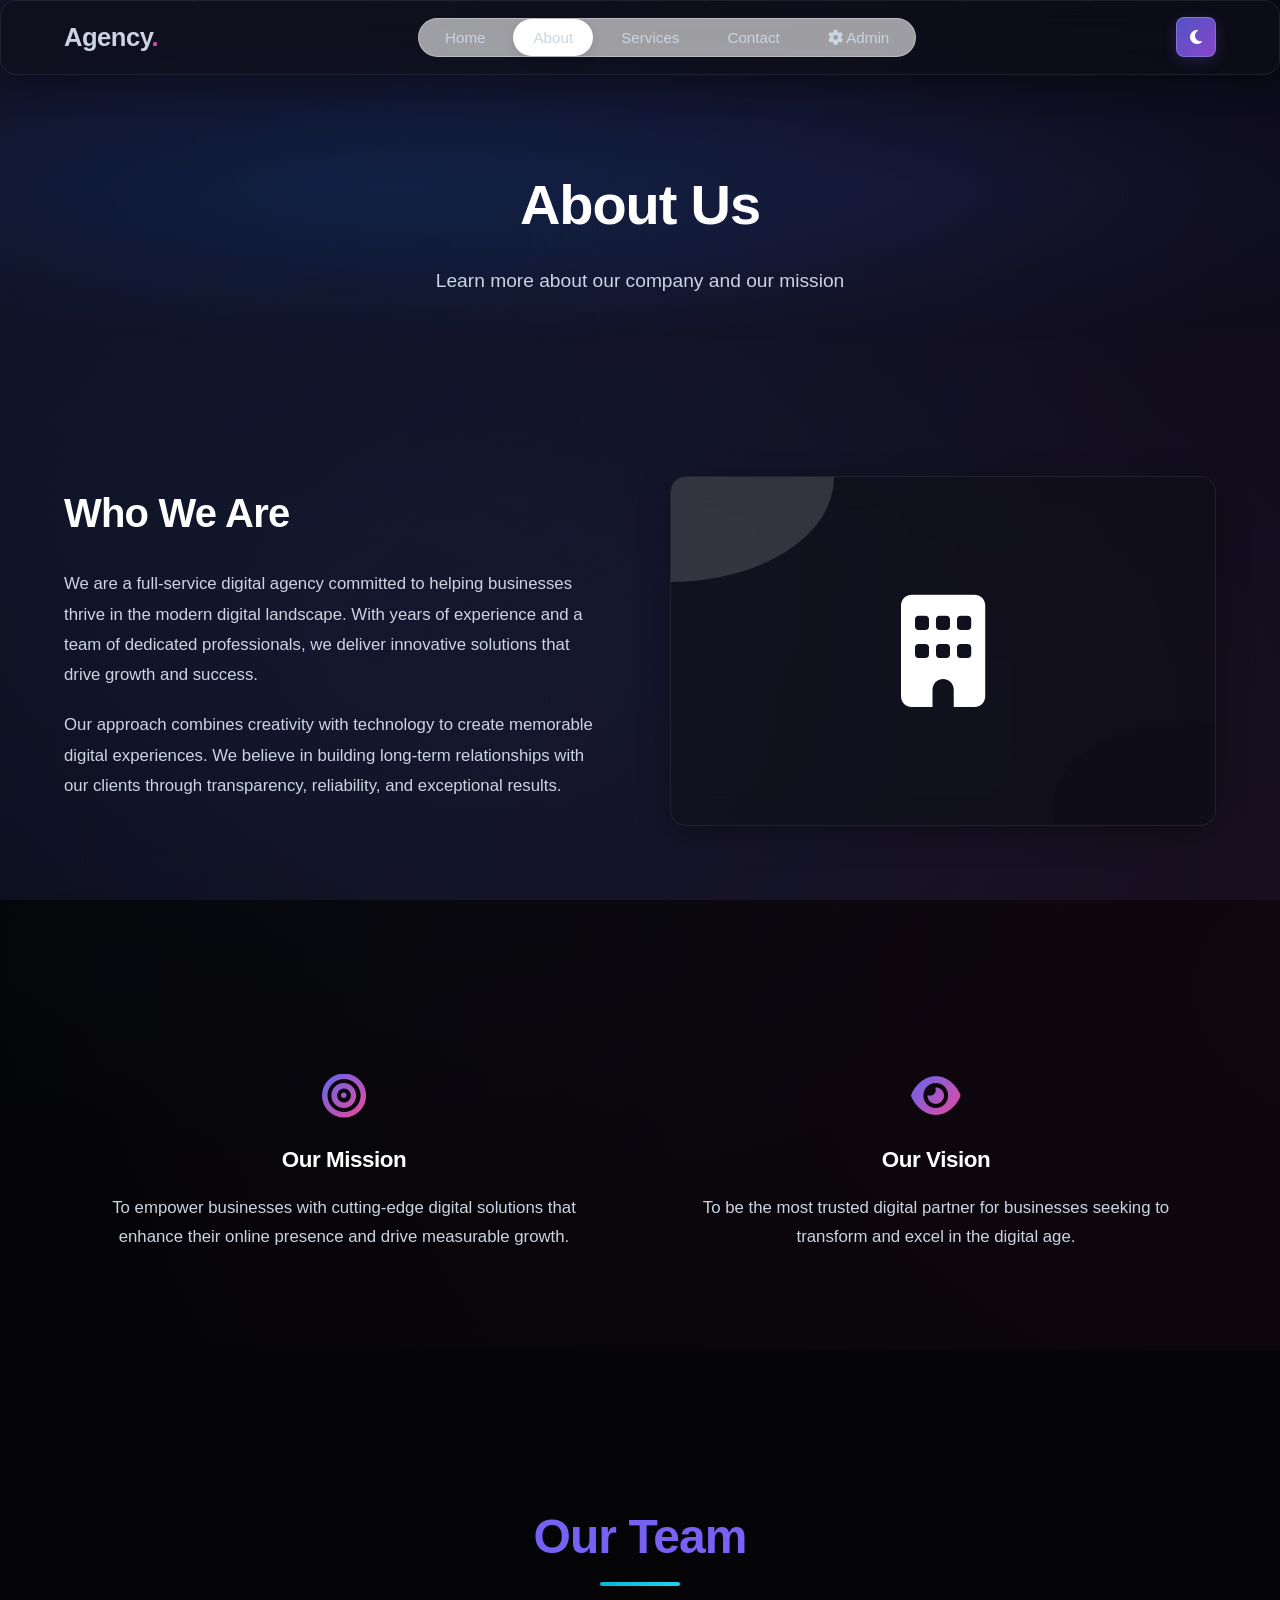
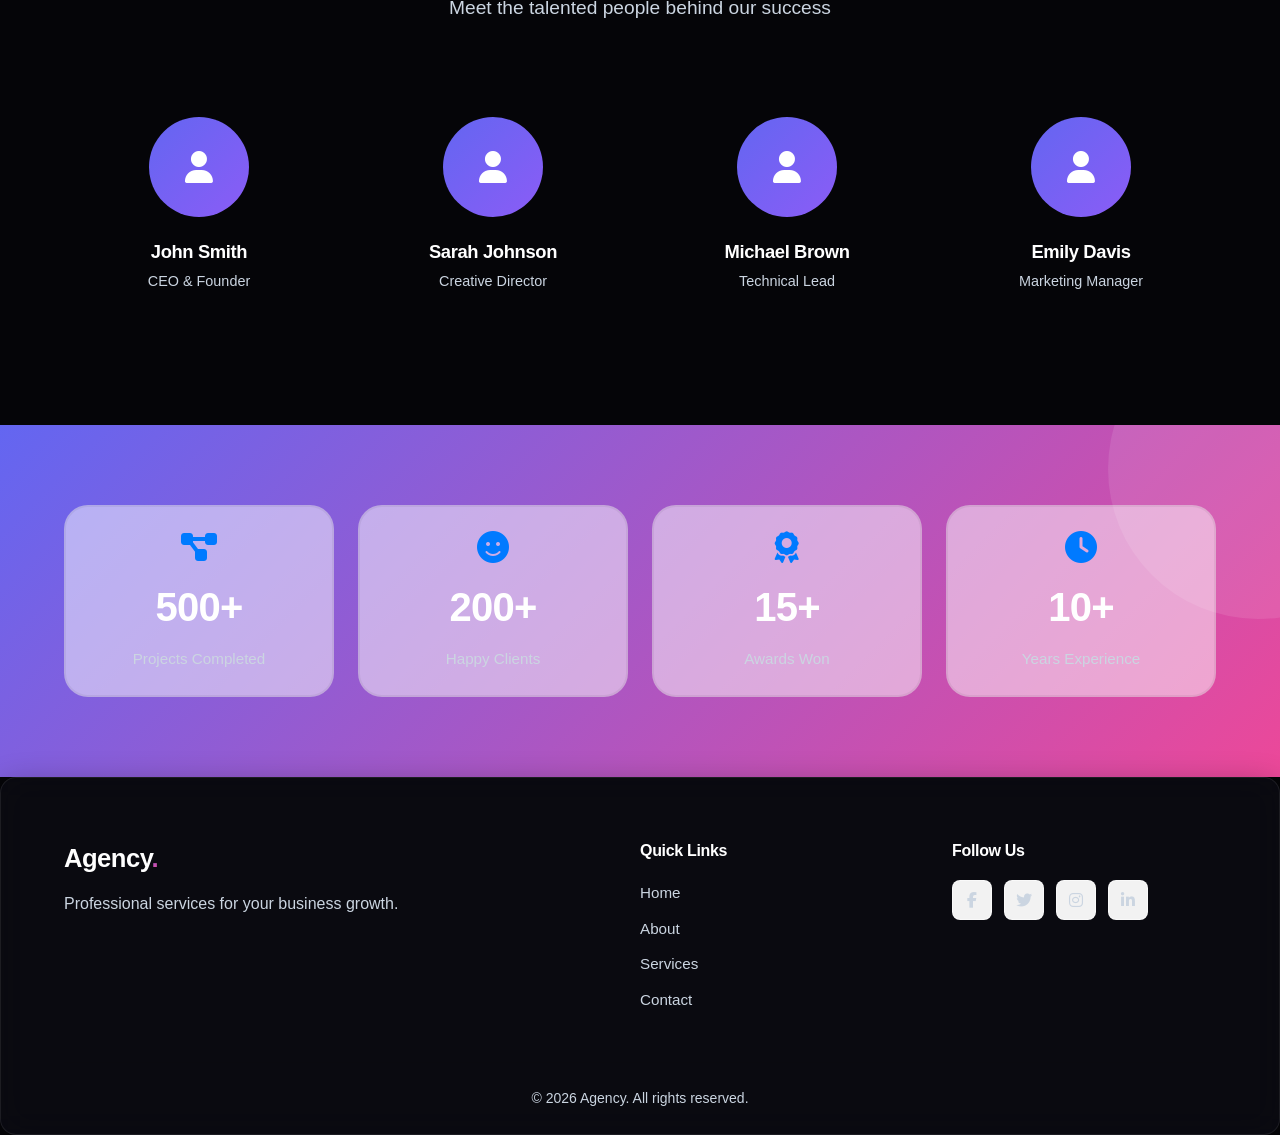
<file: about.html>
<!DOCTYPE html>
<html lang="en">
<head>
    <meta charset="UTF-8">
    <meta name="viewport" content="width=device-width, initial-scale=1.0">
    <title>Agency - About Us</title>
    <link rel="stylesheet" href="styles.css">
    <link rel="preconnect" href="https://fonts.googleapis.com">
    <link rel="preconnect" href="https://fonts.gstatic.com" crossorigin>
    <link href="https://fonts.googleapis.com/css2?family=Poppins:wght@300;400;500;600;700&display=swap" rel="stylesheet">
    <link rel="stylesheet" href="https://cdnjs.cloudflare.com/ajax/libs/font-awesome/6.4.0/css/all.min.css">
<style>
/* =========================================
   CINEMATIC GLASS DESIGN SYSTEM
   ========================================= */
body.cinematic-glass-theme {
    background-color: #050508 !important;
    background-image: 
        radial-gradient(circle at 10% 20%, rgba(99, 102, 241, 0.12) 0%, transparent 40%),
        radial-gradient(circle at 90% 80%, rgba(236, 72, 153, 0.1) 0%, transparent 40%) !important;
    background-attachment: fixed !important;
    color: #f8fafc !important;
}

.cinematic-glass-theme .card, 
.cinematic-glass-theme .panel, 
.cinematic-glass-theme .glass-panel, 
.cinematic-glass-theme .navbar, 
.cinematic-glass-theme .nav, 
.cinematic-glass-theme footer,
.cinematic-glass-theme .footer,
.cinematic-glass-theme .product-card,
.cinematic-glass-theme .service-card,
.cinematic-glass-theme .feature-card,
.cinematic-glass-theme .stat-card,
.cinematic-glass-theme .modal-content,
.cinematic-glass-theme .about-image {
    background: rgba(15, 15, 25, 0.55) !important;
    backdrop-filter: blur(16px) !important;
    -webkit-backdrop-filter: blur(16px) !important;
    border: 1px solid rgba(255, 255, 255, 0.08) !important;
    box-shadow: 0 8px 32px rgba(0, 0, 0, 0.3) !important;
    border-radius: 16px !important;
    color: #f1f5f9 !important;
    transition: transform 0.3s ease, box-shadow 0.3s ease, border-color 0.3s ease !important;
}

.cinematic-glass-theme .card:hover, 
.cinematic-glass-theme .product-card:hover, 
.cinematic-glass-theme .service-card:hover, 
.cinematic-glass-theme .feature-card:hover {
    transform: translateY(-5px) !important;
    box-shadow: 0 15px 40px rgba(99, 102, 241, 0.25) !important;
    border-color: rgba(255, 255, 255, 0.2) !important;
}

.cinematic-glass-theme h1, 
.cinematic-glass-theme h2, 
.cinematic-glass-theme h3,
.cinematic-glass-theme h4,
.cinematic-glass-theme h5,
.cinematic-glass-theme h6 {
    color: #ffffff !important;
    letter-spacing: -0.02em !important;
}

.cinematic-glass-theme p, 
.cinematic-glass-theme span, 
.cinematic-glass-theme a,
.cinematic-glass-theme li {
    color: #cbd5e1 !important;
}

.cinematic-glass-theme button, 
.cinematic-glass-theme .btn,
.cinematic-glass-theme .btn-primary {
    background: linear-gradient(135deg, rgba(99, 102, 241, 0.8), rgba(168, 85, 247, 0.8)) !important;
    border: 1px solid rgba(255, 255, 255, 0.2) !important;
    color: #fff !important;
    backdrop-filter: blur(8px) !important;
    border-radius: 8px !important;
    box-shadow: 0 4px 15px rgba(99, 102, 241, 0.2) !important;
    transition: all 0.3s ease !important;
}

.cinematic-glass-theme button:hover, 
.cinematic-glass-theme .btn:hover {
    transform: translateY(-2px) !important;
    box-shadow: 0 8px 25px rgba(99, 102, 241, 0.4) !important;
    border-color: rgba(255, 255, 255, 0.4) !important;
}

.cinematic-glass-theme input, 
.cinematic-glass-theme textarea, 
.cinematic-glass-theme select {
    background: rgba(0, 0, 0, 0.3) !important;
    border: 1px solid rgba(255, 255, 255, 0.1) !important;
    color: #fff !important;
    border-radius: 8px !important;
}
.cinematic-glass-theme input:focus, 
.cinematic-glass-theme textarea:focus {
    border-color: rgba(99, 102, 241, 0.5) !important;
    outline: none !important;
}
</style>
</head>
<body class="cinematic-glass-theme">
    <!-- Navigation -->
    <nav class="navbar">
        <div class="container">
            <a href="index.html" class="logo">Agency<span>.</span></a>
            <ul class="nav-links">
                <li><a href="index.html">Home</a></li>
                <li><a href="about.html" class="active">About</a></li>
                <li><a href="services.html">Services</a></li>
                <li><a href="contact.html">Contact</a></li>
                <li><a href="admin.html"><i class="fas fa-cog"></i> Admin</a></li>
            </ul>
            <div class="nav-actions">
                <button id="darkModeToggle" class="dark-mode-toggle">
                    <i class="fas fa-moon"></i>
                </button>
                <div class="menu-toggle">
                    <i class="fas fa-bars"></i>
                </div>
            </div>
        </div>
    </nav>

    <!-- Floating Particles -->
    <div class="particles">
        <div class="particle" style="left: 15%; width: 4px; height: 4px; animation-delay: 1s;"></div>
        <div class="particle" style="left: 35%; width: 6px; height: 6px; animation-delay: -1s;"></div>
        <div class="particle" style="left: 55%; width: 3px; height: 3px; animation-delay: 2s;"></div>
        <div class="particle" style="left: 75%; width: 5px; height: 5px; animation-delay: -2s;"></div>
        <div class="particle" style="left: 85%; width: 4px; height: 4px; animation-delay: 3s;"></div>
    </div>

    <!-- Page Header -->
    <section class="page-header">
        <!-- Content loaded dynamically from script.js -->
    </section>

    <!-- About Section -->
    <section class="about-section">
        <div class="container">
            <div class="about-content">
                <!-- Content loaded dynamically from script.js -->
            </div>
        </div>
    </section>

    <!-- Mission & Vision -->
    <section class="mission-vision">
        <div class="container">
            <div class="mv-grid">
                <!-- Content loaded dynamically from script.js -->
            </div>
        </div>
    </section>

    <!-- Team Section -->
    <section class="team-section">
        <div class="container">
            <div class="section-header">
                <!-- Content loaded dynamically from script.js -->
            </div>
            <div class="team-grid">
                <!-- Content loaded dynamically from script.js -->
            </div>
        </div>
    </section>

    <!-- Stats Section -->
    <section class="stats-section">
        <div class="container">
            <div class="stats-grid">
                <!-- Content loaded dynamically from script.js -->
            </div>
        </div>
    </section>

    <!-- Footer -->
    <footer class="footer">
        <div class="container">
            <div class="footer-content">
                <div class="footer-brand">
                    <!-- Content loaded dynamically from script.js -->
                </div>
                <div class="footer-links">
                    <h4>Quick Links</h4>
                    <ul>
                        <li><a href="index.html">Home</a></li>
                        <li><a href="about.html">About</a></li>
                        <li><a href="services.html">Services</a></li>
                        <li><a href="contact.html">Contact</a></li>
                    </ul>
                </div>
                <div class="footer-social">
                    <h4>Follow Us</h4>
                    <div class="social-icons">
                        <a href="#"><i class="fab fa-facebook-f"></i></a>
                        <a href="#"><i class="fab fa-twitter"></i></a>
                        <a href="#"><i class="fab fa-instagram"></i></a>
                        <a href="#"><i class="fab fa-linkedin-in"></i></a>
                    </div>
                </div>
            </div>
            <div class="footer-bottom">
                <!-- Content loaded dynamically from script.js -->
            </div>
        </div>
    </footer>

    <script src="script.js"></script>
</body>
</html>
</file>
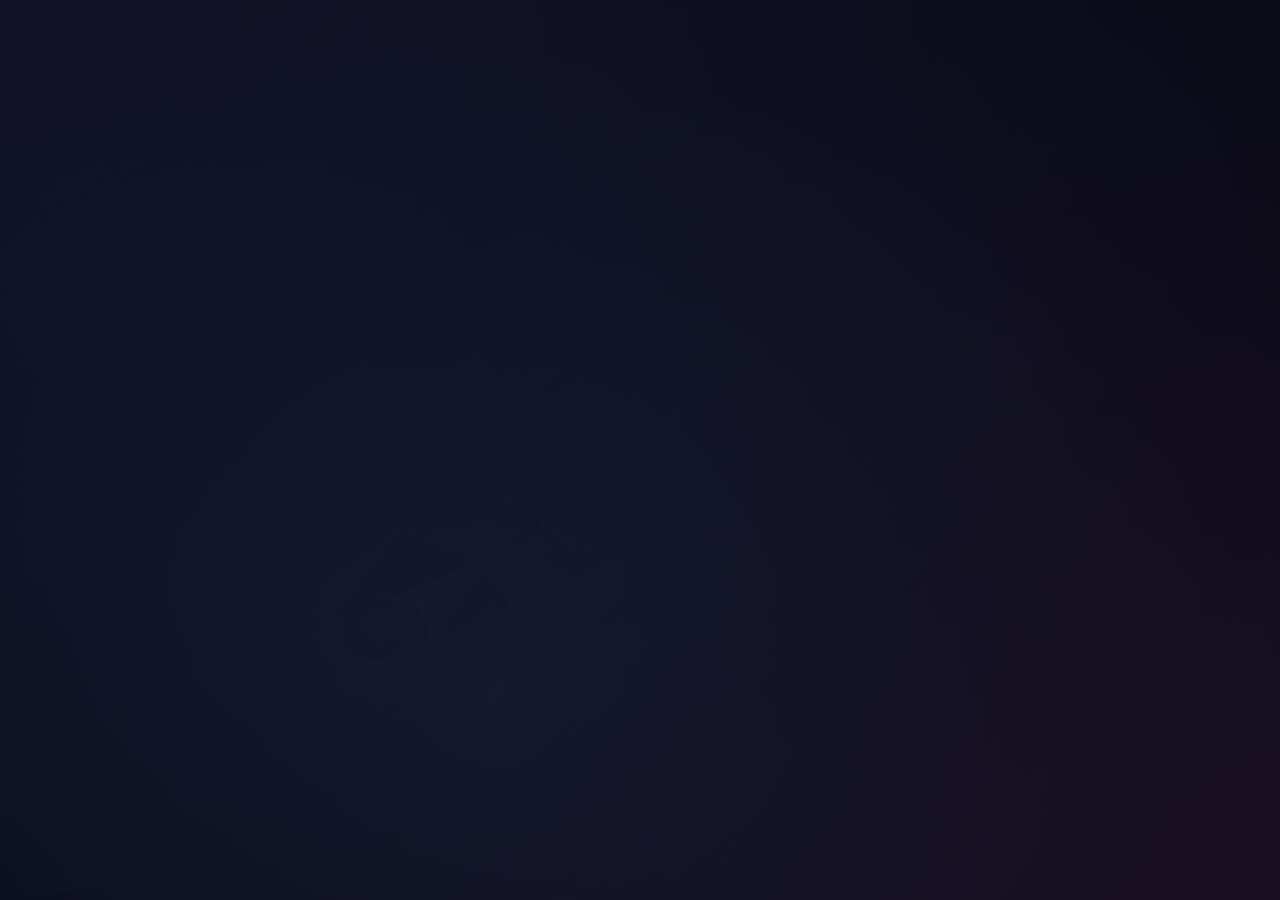
<file: admin.html>
<!DOCTYPE html>
<html lang="en">
<head>
    <meta charset="UTF-8">
    <meta name="viewport" content="width=device-width, initial-scale=1.0">
    <title>Agency - Admin Panel</title>
    <link rel="stylesheet" href="styles.css">
    <link rel="preconnect" href="https://fonts.googleapis.com">
    <link rel="preconnect" href="https://fonts.gstatic.com" crossorigin>
    <link href="https://fonts.googleapis.com/css2?family=Poppins:wght@300;400;500;600;700&display=swap" rel="stylesheet">
    <link rel="stylesheet" href="https://cdnjs.cloudflare.com/ajax/libs/font-awesome/6.4.0/css/all.min.css">
      <style>
          /* Login Overlay Styles */
          #loginOverlay {
              position: fixed;
              top: 0;
              left: 0;
              width: 100%;
              height: 100%;
              background: rgba(0, 0, 0, 0.9);
              display: flex;
              align-items: center;
              justify-content: center;
              z-index: 10000;
          }
          #loginOverlay.hidden {
              display: none;
          }
          .login-box {
              background: var(--white);
              padding: 40px;
              border-radius: 20px;
              text-align: center;
              max-width: 400px;
              width: 90%;
              box-shadow: 0 20px 60px rgba(0, 0, 0, 0.3);
          }
          body.dark-mode .login-box {
              background: rgba(60, 60, 75, 0.95);
              border: 2px solid rgba(255, 255, 255, 0.2);
          }
          .login-box i {
              font-size: 3rem;
              color: var(--primary-color);
              margin-bottom: 20px;
          }
          .login-box h2 {
              color: var(--dark-color);
              margin-bottom: 10px;
          }
          body.dark-mode .login-box h2 {
              color: #ffffff;
          }
          .login-box p {
              color: var(--gray);
              margin-bottom: 25px;
          }
          body.dark-mode .login-box p {
              color: rgba(255, 255, 255, 0.8);
          }
          .login-box input {
              width: 100%;
              padding: 14px;
              border: 2px solid rgba(0, 0, 0, 0.1);
              border-radius: 10px;
              font-size: 1rem;
              margin-bottom: 15px;
              background: rgba(255, 255, 255, 0.8);
          }
          body.dark-mode .login-box input {
              background: rgba(45, 45, 55, 0.9);
              border-color: rgba(255, 255, 255, 0.2);
              color: #ffffff;
          }
          .login-box input:focus {
              outline: none;
              border-color: var(--primary-color);
          }
          .login-box .error-msg {
              color: #ff3b30;
              background: rgba(255, 59, 48, 0.1);
              padding: 10px;
              border-radius: 8px;
              margin-bottom: 15px;
              display: none;
          }
          .login-box .error-msg.show {
              display: block;
          }
          #adminContent {
              display: none;
          }
          #adminContent.visible {
              display: block;
          }
          @keyframes shake {
              0%, 100% { transform: translateX(0); }
              10%, 30%, 50%, 70%, 90% { transform: translateX(-10px); }
              20%, 40%, 60%, 80% { transform: translateX(10px); }
          }
      </style>
<style>
/* =========================================
   CINEMATIC GLASS DESIGN SYSTEM
   ========================================= */
body.cinematic-glass-theme {
    background-color: #050508 !important;
    background-image: 
        radial-gradient(circle at 10% 20%, rgba(99, 102, 241, 0.12) 0%, transparent 40%),
        radial-gradient(circle at 90% 80%, rgba(236, 72, 153, 0.1) 0%, transparent 40%) !important;
    background-attachment: fixed !important;
    color: #f8fafc !important;
}

.cinematic-glass-theme .card, 
.cinematic-glass-theme .panel, 
.cinematic-glass-theme .glass-panel, 
.cinematic-glass-theme .navbar, 
.cinematic-glass-theme .nav, 
.cinematic-glass-theme footer,
.cinematic-glass-theme .footer,
.cinematic-glass-theme .product-card,
.cinematic-glass-theme .service-card,
.cinematic-glass-theme .feature-card,
.cinematic-glass-theme .stat-card,
.cinematic-glass-theme .modal-content,
.cinematic-glass-theme .about-image {
    background: rgba(15, 15, 25, 0.55) !important;
    backdrop-filter: blur(16px) !important;
    -webkit-backdrop-filter: blur(16px) !important;
    border: 1px solid rgba(255, 255, 255, 0.08) !important;
    box-shadow: 0 8px 32px rgba(0, 0, 0, 0.3) !important;
    border-radius: 16px !important;
    color: #f1f5f9 !important;
    transition: transform 0.3s ease, box-shadow 0.3s ease, border-color 0.3s ease !important;
}

.cinematic-glass-theme .card:hover, 
.cinematic-glass-theme .product-card:hover, 
.cinematic-glass-theme .service-card:hover, 
.cinematic-glass-theme .feature-card:hover {
    transform: translateY(-5px) !important;
    box-shadow: 0 15px 40px rgba(99, 102, 241, 0.25) !important;
    border-color: rgba(255, 255, 255, 0.2) !important;
}

.cinematic-glass-theme h1, 
.cinematic-glass-theme h2, 
.cinematic-glass-theme h3,
.cinematic-glass-theme h4,
.cinematic-glass-theme h5,
.cinematic-glass-theme h6 {
    color: #ffffff !important;
    letter-spacing: -0.02em !important;
}

.cinematic-glass-theme p, 
.cinematic-glass-theme span, 
.cinematic-glass-theme a,
.cinematic-glass-theme li {
    color: #cbd5e1 !important;
}

.cinematic-glass-theme button, 
.cinematic-glass-theme .btn,
.cinematic-glass-theme .btn-primary {
    background: linear-gradient(135deg, rgba(99, 102, 241, 0.8), rgba(168, 85, 247, 0.8)) !important;
    border: 1px solid rgba(255, 255, 255, 0.2) !important;
    color: #fff !important;
    backdrop-filter: blur(8px) !important;
    border-radius: 8px !important;
    box-shadow: 0 4px 15px rgba(99, 102, 241, 0.2) !important;
    transition: all 0.3s ease !important;
}

.cinematic-glass-theme button:hover, 
.cinematic-glass-theme .btn:hover {
    transform: translateY(-2px) !important;
    box-shadow: 0 8px 25px rgba(99, 102, 241, 0.4) !important;
    border-color: rgba(255, 255, 255, 0.4) !important;
}

.cinematic-glass-theme input, 
.cinematic-glass-theme textarea, 
.cinematic-glass-theme select {
    background: rgba(0, 0, 0, 0.3) !important;
    border: 1px solid rgba(255, 255, 255, 0.1) !important;
    color: #fff !important;
    border-radius: 8px !important;
}
.cinematic-glass-theme input:focus, 
.cinematic-glass-theme textarea:focus {
    border-color: rgba(99, 102, 241, 0.5) !important;
    outline: none !important;
}
</style>
</head>
  <body class="cinematic-glass-theme">
      <!-- Admin Content -->
      <div id="adminContent">
    <nav class="navbar">
        <div class="container">
            <a href="index.html" class="logo">Agency<span>.</span> Admin</a>
            <ul class="nav-links">
                <li><a href="index.html">View Site</a></li>
            </ul>
             <div class="nav-actions">
                 <button id="darkModeToggle" class="dark-mode-toggle">
                     <i class="fas fa-moon"></i>
                 </button>
                 <div class="menu-toggle">
                     <i class="fas fa-bars"></i>
                 </div>
             </div>
        </div>
    </nav>

    <!-- Admin Panel -->
    <section class="admin-dashboard">
        <div class="container">
            <div class="admin-header">
                <h1>Complete Website Manager</h1>
                <p>Edit every element of your website from here</p>
            </div>

            <!-- Stats Cards -->
            <div class="admin-stats">
                <div class="admin-stat-card">
                    <div class="stat-icon">
                        <i class="fas fa-briefcase"></i>
                    </div>
                    <div class="stat-info">
                        <h3 id="totalServices">0</h3>
                        <p>Services</p>
                    </div>
                </div>
                <div class="admin-stat-card">
                    <div class="stat-icon">
                        <i class="fas fa-users"></i>
                    </div>
                    <div class="stat-info">
                        <h3 id="totalTeam">0</h3>
                        <p>Team Members</p>
                    </div>
                </div>
                <div class="admin-stat-card">
                    <div class="stat-icon">
                        <i class="fas fa-envelope"></i>
                    </div>
                    <div class="stat-info">
                        <h3 id="totalMessages">0</h3>
                        <p>Messages</p>
                    </div>
                </div>
                <div class="admin-stat-card">
                    <div class="stat-icon">
                        <i class="fas fa-rocket"></i>
                    </div>
                    <div class="stat-info">
                        <h3 id="totalFeatures">0</h3>
                        <p>Features</p>
                    </div>
                </div>
            </div>

            <!-- Quick Actions -->
            <div class="admin-section">
                <div class="section-title">
                    <h2><i class="fas fa-bolt"></i> Quick Navigation</h2>
                </div>
                <div class="quick-actions">
                    <button class="action-btn" onclick="showSection('hero')">
                        <i class="fas fa-home"></i> Home/Hero
                    </button>
                    <button class="action-btn" onclick="showSection('features')">
                        <i class="fas fa-star"></i> Features
                    </button>
                    <button class="action-btn" onclick="showSection('services')">
                        <i class="fas fa-briefcase"></i> Services
                    </button>
                    <button class="action-btn" onclick="showSection('team')">
                        <i class="fas fa-users"></i> Team
                    </button>
                    <button class="action-btn" onclick="showSection('about')">
                        <i class="fas fa-info-circle"></i> About Page
                    </button>
                    <button class="action-btn" onclick="showSection('stats')">
                        <i class="fas fa-chart-bar"></i> Stats
                    </button>
                    <button class="action-btn" onclick="showSection('contact')">
                        <i class="fas fa-envelope"></i> Contact
                    </button>
                    <button class="action-btn" onclick="showSection('footer')">
                        <i class="fas fa-columns"></i> Footer
                    </button>
                    <button class="action-btn" onclick="showSection('messages')">
                        <i class="fas fa-inbox"></i> Messages
                    </button>
                </div>
            </div>

            <!-- Hero Section Management -->
            <div class="admin-section" id="heroSection" style="display: none;">
                <div class="section-title">
                    <h2><i class="fas fa-home"></i> Home Page - Hero Section</h2>
                </div>
                <div class="admin-card">
                    <h3>Main Hero Banner</h3>
                    <form id="heroForm" class="admin-form">
                        <div class="form-group">
                            <label>Main Heading (HTML allowed, use &lt;span&gt; for highlighted text)</label>
                            <input type="text" id="heroTitle" placeholder="We Deliver &lt;span&gt;Exceptional&lt;/span&gt; Services" required>
                        </div>
                        <div class="form-group">
                            <label>Subtitle/Description</label>
                            <textarea id="heroSubtitle" rows="3" required></textarea>
                        </div>
                        <div class="form-row">
                            <div class="form-group">
                                <label>Primary Button Text</label>
                                <input type="text" id="heroBtn1" placeholder="Our Services" required>
                            </div>
                            <div class="form-group">
                                <label>Primary Button Link</label>
                                <input type="text" id="heroBtn1Link" placeholder="services.html" required>
                            </div>
                        </div>
                        <div class="form-row">
                            <div class="form-group">
                                <label>Secondary Button Text</label>
                                <input type="text" id="heroBtn2" placeholder="Get Started" required>
                            </div>
                            <div class="form-group">
                                <label>Secondary Button Link</label>
                                <input type="text" id="heroBtn2Link" placeholder="contact.html" required>
                            </div>
                        </div>
                        <button type="submit" class="btn btn-primary">
                            <i class="fas fa-save"></i> Save Hero Section
                        </button>
                    </form>
                </div>

                <div class="admin-card">
                    <h3>CTA Section (Call to Action - Bottom of Home)</h3>
                    <form id="ctaForm" class="admin-form">
                        <div class="form-group">
                            <label>CTA Heading</label>
                            <input type="text" id="ctaHeading" placeholder="Ready to Start Your Project?" required>
                        </div>
                        <div class="form-group">
                            <label>CTA Description</label>
                            <textarea id="ctaDesc" rows="2" required></textarea>
                        </div>
                        <div class="form-row">
                            <div class="form-group">
                                <label>CTA Button Text</label>
                                <input type="text" id="ctaBtnText" placeholder="Contact Us" required>
                            </div>
                            <div class="form-group">
                                <label>CTA Button Link</label>
                                <input type="text" id="ctaBtnLink" placeholder="contact.html" required>
                            </div>
                        </div>
                        <button type="submit" class="btn btn-primary">
                            <i class="fas fa-save"></i> Save CTA Section
                        </button>
                    </form>
                </div>
            </div>

            <!-- Features Management -->
            <div class="admin-section" id="featuresSection" style="display: none;">
                <div class="section-title">
                    <h2><i class="fas fa-star"></i> Features Section (Home Page)</h2>
                </div>
                <div class="admin-card">
                    <h3>Edit Features</h3>
                    <div id="featuresList">
                        <!-- Features will be loaded here -->
                    </div>
                    <button class="btn btn-primary" onclick="addNewFeature()" style="margin-top: 20px;">
                        <i class="fas fa-plus"></i> Add New Feature
                    </button>
                </div>
            </div>

            <!-- Services Management -->
            <div class="admin-section" id="servicesSection">
                <div class="section-title">
                    <h2><i class="fas fa-briefcase"></i> Services Management</h2>
                </div>

                <!-- Add Service Form -->
                <div class="admin-card">
                    <h3>Add New Service</h3>
                    <form id="addServiceForm" class="admin-form">
                        <div class="form-row">
                            <div class="form-group">
                                <label>Service Title</label>
                                <input type="text" id="serviceTitle" placeholder="e.g., Web Development" required>
                            </div>
                            <div class="form-group">
                                <label>Icon Class (Font Awesome)</label>
                                <input type="text" id="serviceIcon" placeholder="e.g., fas fa-code" required>
                            </div>
                        </div>
                        <div class="form-group">
                            <label>Description</label>
                            <textarea id="serviceDescription" rows="4" placeholder="Describe your service..." required></textarea>
                        </div>
                        <button type="submit" class="btn btn-primary">
                            <i class="fas fa-plus"></i> Add Service
                        </button>
                    </form>
                </div>

                <!-- Services List -->
                <div class="admin-card">
                    <h3>Existing Services</h3>
                    <div class="table-responsive">
                        <table class="admin-table">
                            <thead>
                                <tr>
                                    <th>ID</th>
                                    <th>Icon</th>
                                    <th>Title</th>
                                    <th>Description</th>
                                    <th>Actions</th>
                                </tr>
                            </thead>
                            <tbody id="servicesTableBody">
                            </tbody>
                        </table>
                    </div>
                </div>
            </div>

            <!-- Team Management -->
            <div class="admin-section" id="teamSection" style="display: none;">
                <div class="section-title">
                    <h2><i class="fas fa-users"></i> Team Members Management</h2>
                </div>

                <!-- Add Team Member Form -->
                <div class="admin-card">
                    <h3>Add New Team Member</h3>
                    <form id="addTeamForm" class="admin-form">
                        <div class="form-row">
                            <div class="form-group">
                                <label>Member Name</label>
                                <input type="text" id="memberName" placeholder="e.g., John Smith" required>
                            </div>
                            <div class="form-group">
                                <label>Role/Position</label>
                                <input type="text" id="memberRole" placeholder="e.g., CEO & Founder" required>
                            </div>
                        </div>
                        <div class="form-group">
                            <label>Icon Class (Font Awesome)</label>
                            <input type="text" id="memberIcon" placeholder="fas fa-user" value="fas fa-user" required>
                        </div>
                        <button type="submit" class="btn btn-primary">
                            <i class="fas fa-plus"></i> Add Team Member
                        </button>
                    </form>
                </div>

                <!-- Team Members List -->
                <div class="admin-card">
                    <h3>Current Team Members</h3>
                    <div class="table-responsive">
                        <table class="admin-table">
                            <thead>
                                <tr>
                                    <th>ID</th>
                                    <th>Icon</th>
                                    <th>Name</th>
                                    <th>Role</th>
                                    <th>Actions</th>
                                </tr>
                            </thead>
                            <tbody id="teamTableBody">
                            </tbody>
                        </table>
                    </div>
                </div>
            </div>

            <!-- About Page Management -->
            <div class="admin-section" id="aboutSection" style="display: none;">
                <div class="section-title">
                    <h2><i class="fas fa-info-circle"></i> About Page Content</h2>
                </div>
                <div class="admin-card">
                    <h3>Page Header</h3>
                    <form id="aboutHeaderForm" class="admin-form">
                        <div class="form-row">
                            <div class="form-group">
                                <label>Page Title</label>
                                <input type="text" id="aboutPageTitle" placeholder="About Us" required>
                            </div>
                            <div class="form-group">
                                <label>Page Subtitle</label>
                                <input type="text" id="aboutPageSubtitle" placeholder="Learn more about our company" required>
                            </div>
                        </div>
                        <button type="submit" class="btn btn-primary">
                            <i class="fas fa-save"></i> Save Header
                        </button>
                    </form>
                </div>

                <div class="admin-card">
                    <h3>About Section Content</h3>
                    <form id="aboutContentForm" class="admin-form">
                        <div class="form-group">
                            <label>Main Heading</label>
                            <input type="text" id="aboutHeading" placeholder="Who We Are" required>
                        </div>
                        <div class="form-group">
                            <label>First Paragraph</label>
                            <textarea id="aboutDesc1" rows="4" required></textarea>
                        </div>
                        <div class="form-group">
                            <label>Second Paragraph</label>
                            <textarea id="aboutDesc2" rows="4" required></textarea>
                        </div>
                        <button type="submit" class="btn btn-primary">
                            <i class="fas fa-save"></i> Save About Content
                        </button>
                    </form>
                </div>

                <div class="admin-card">
                    <h3>Mission & Vision</h3>
                    <form id="missionVisionForm" class="admin-form">
                        <div class="form-group">
                            <label>Our Mission</label>
                            <textarea id="aboutMission" rows="3" required></textarea>
                        </div>
                        <div class="form-group">
                            <label>Our Vision</label>
                            <textarea id="aboutVision" rows="3" required></textarea>
                        </div>
                        <button type="submit" class="btn btn-primary">
                            <i class="fas fa-save"></i> Save Mission & Vision
                        </button>
                    </form>
                </div>
            </div>

            <!-- Stats Management -->
            <div class="admin-section" id="statsSection" style="display: none;">
                <div class="section-title">
                    <h2><i class="fas fa-chart-bar"></i> Statistics Section</h2>
                </div>
                <div class="admin-card">
                    <h3>Edit Statistics</h3>
                    <div id="statsList">
                        <!-- Stats will be loaded here -->
                    </div>
                    <button class="btn btn-primary" onclick="addNewStat()" style="margin-top: 20px;">
                        <i class="fas fa-plus"></i> Add New Stat
                    </button>
                </div>
            </div>

            <!-- Contact Page Management -->
            <div class="admin-section" id="contactSection" style="display: none;">
                <div class="section-title">
                    <h2><i class="fas fa-envelope"></i> Contact Page & Information</h2>
                </div>
                <div class="admin-card">
                    <h3>Contact Page Header</h3>
                    <form id="contactHeaderForm" class="admin-form">
                        <div class="form-row">
                            <div class="form-group">
                                <label>Page Title</label>
                                <input type="text" id="contactPageTitle" placeholder="Contact Us" required>
                            </div>
                            <div class="form-group">
                                <label>Page Subtitle</label>
                                <input type="text" id="contactPageSubtitle" placeholder="Let's discuss your next project" required>
                            </div>
                        </div>
                        <button type="submit" class="btn btn-primary">
                            <i class="fas fa-save"></i> Save Header
                        </button>
                    </form>
                </div>

                <div class="admin-card">
                    <h3>Contact Information</h3>
                    <form id="contactInfoForm" class="admin-form">
                        <div class="form-group">
                            <label>Heading</label>
                            <input type="text" id="contactHeading" placeholder="Get In Touch" required>
                        </div>
                        <div class="form-group">
                            <label>Description</label>
                            <textarea id="contactDesc" rows="2" required></textarea>
                        </div>
                        <div class="form-row">
                            <div class="form-group">
                                <label>Email Address</label>
                                <input type="email" id="contactEmail" placeholder="hello@agency.com" required>
                            </div>
                            <div class="form-group">
                                <label>Phone Number</label>
                                <input type="tel" id="contactPhone" placeholder="+1 234 567 890" required>
                            </div>
                        </div>
                        <div class="form-row">
                            <div class="form-group">
                                <label>Location/Address</label>
                                <input type="text" id="contactLocation" placeholder="123 Business Street, City, Country" required>
                            </div>
                            <div class="form-group">
                                <label>Working Hours</label>
                                <input type="text" id="contactHours" placeholder="Mon - Fri: 9AM - 6PM" required>
                            </div>
                        </div>
                        <div class="form-group">
                            <label>Form Title</label>
                            <input type="text" id="contactFormTitle" placeholder="Send Message" required>
                        </div>
                        <button type="submit" class="btn btn-primary">
                            <i class="fas fa-save"></i> Save Contact Info
                        </button>
                    </form>
                </div>
            </div>

            <!-- Footer Management -->
            <div class="admin-section" id="footerSection" style="display: none;">
                <div class="section-title">
                    <h2><i class="fas fa-columns"></i> Footer Settings</h2>
                </div>
                <div class="admin-card">
                    <h3>Footer Content</h3>
                    <form id="footerForm" class="admin-form">
                        <div class="form-row">
                            <div class="form-group">
                                <label>Site/Brand Name</label>
                                <input type="text" id="siteName" placeholder="Agency" required>
                            </div>
                            <div class="form-group">
                                <label>Footer Description</label>
                                <input type="text" id="footerDesc" placeholder="Professional services for your business growth." required>
                            </div>
                        </div>
                        <div class="form-group">
                            <label>Copyright Text</label>
                            <input type="text" id="copyright" placeholder="© 2026 Agency. All rights reserved." required>
                        </div>
                        
                        <h4 style="margin: 25px 0 15px; color: var(--dark-color);">Social Media Links</h4>
                        
                        <div class="form-row">
                            <div class="form-group">
                                <label>Facebook URL</label>
                                <input type="text" id="socialFacebook" placeholder="#" required>
                            </div>
                            <div class="form-group">
                                <label>Twitter URL</label>
                                <input type="text" id="socialTwitter" placeholder="#" required>
                            </div>
                        </div>
                        <div class="form-row">
                            <div class="form-group">
                                <label>Instagram URL</label>
                                <input type="text" id="socialInstagram" placeholder="#" required>
                            </div>
                            <div class="form-group">
                                <label>LinkedIn URL</label>
                                <input type="text" id="socialLinkedin" placeholder="#" required>
                            </div>
                        </div>
                        <button type="submit" class="btn btn-primary">
                            <i class="fas fa-save"></i> Save Footer Settings
                        </button>
                    </form>
                </div>
            </div>

            <!-- Messages Section -->
            <div class="admin-section" id="messagesSection" style="display: none;">
                <div class="section-title">
                    <h2><i class="fas fa-inbox"></i> Contact Form Messages</h2>
                </div>
                <div class="admin-card">
                    <h3>Received Messages</h3>
                    <div id="messagesList" class="messages-list">
                    </div>
                </div>
            </div>
        </div>
    </section>

    <!-- Edit Service Modal -->
    <div class="modal" id="editModal">
        <div class="modal-content">
            <div class="modal-header">
                <h3>Edit Service</h3>
                <button class="modal-close" onclick="closeModal('editModal')">&times;</button>
            </div>
            <form id="editServiceForm" class="admin-form">
                <input type="hidden" id="editServiceId">
                <div class="form-group">
                    <label>Service Title</label>
                    <input type="text" id="editServiceTitle" required>
                </div>
                <div class="form-group">
                    <label>Icon Class</label>
                    <input type="text" id="editServiceIcon" required>
                </div>
                <div class="form-group">
                    <label>Description</label>
                    <textarea id="editServiceDescription" rows="4" required></textarea>
                </div>
                <button type="submit" class="btn btn-primary">
                    <i class="fas fa-save"></i> Save Changes
                </button>
            </form>
        </div>
    </div>

    <!-- Edit Team Member Modal -->
    <div class="modal" id="editTeamModal">
        <div class="modal-content">
            <div class="modal-header">
                <h3>Edit Team Member</h3>
                <button class="modal-close" onclick="closeModal('editTeamModal')">&times;</button>
            </div>
            <form id="editTeamForm" class="admin-form">
                <input type="hidden" id="editMemberId">
                <div class="form-group">
                    <label>Member Name</label>
                    <input type="text" id="editMemberName" required>
                </div>
                <div class="form-group">
                    <label>Role/Position</label>
                    <input type="text" id="editMemberRole" required>
                </div>
                <div class="form-group">
                    <label>Icon Class</label>
                    <input type="text" id="editMemberIcon" required>
                </div>
                <button type="submit" class="btn btn-primary">
                    <i class="fas fa-save"></i> Save Changes
                </button>
            </form>
        </div>
    </div>

    <!-- Edit Feature Modal -->
    <div class="modal" id="editFeatureModal">
        <div class="modal-content">
            <div class="modal-header">
                <h3>Edit Feature</h3>
                <button class="modal-close" onclick="closeModal('editFeatureModal')">&times;</button>
            </div>
            <form id="editFeatureForm" class="admin-form">
                <input type="hidden" id="editFeatureId">
                <div class="form-row">
                    <div class="form-group">
                        <label>Icon Class</label>
                        <input type="text" id="editFeatureIcon" required>
                    </div>
                    <div class="form-group">
                        <label>Title</label>
                        <input type="text" id="editFeatureTitle" required>
                    </div>
                </div>
                <div class="form-group">
                    <label>Description</label>
                    <textarea id="editFeatureDesc" rows="3" required></textarea>
                </div>
                <button type="submit" class="btn btn-primary">
                    <i class="fas fa-save"></i> Save Changes
                </button>
            </form>
        </div>
    </div>

    <!-- Edit Stat Modal -->
    <div class="modal" id="editStatModal">
        <div class="modal-content">
            <div class="modal-header">
                <h3>Edit Statistic</h3>
                <button class="modal-close" onclick="closeModal('editStatModal')">&times;</button>
            </div>
            <form id="editStatForm" class="admin-form">
                <input type="hidden" id="editStatId">
                <div class="form-row">
                    <div class="form-group">
                        <label>Icon Class</label>
                        <input type="text" id="editStatIcon" required>
                    </div>
                    <div class="form-group">
                        <label>Value</label>
                        <input type="text" id="editStatValue" placeholder="e.g., 500+" required>
                    </div>
                </div>
                <div class="form-group">
                    <label>Label</label>
                    <input type="text" id="editStatLabel" placeholder="e.g., Projects Completed" required>
                </div>
                <button type="submit" class="btn btn-primary">
                    <i class="fas fa-save"></i> Save Changes
                </button>
            </form>
        </div>
    </div>

    </div>
    <!-- End Admin Content -->

     <script src="script.js"></script>
</body>
</html>
</file>
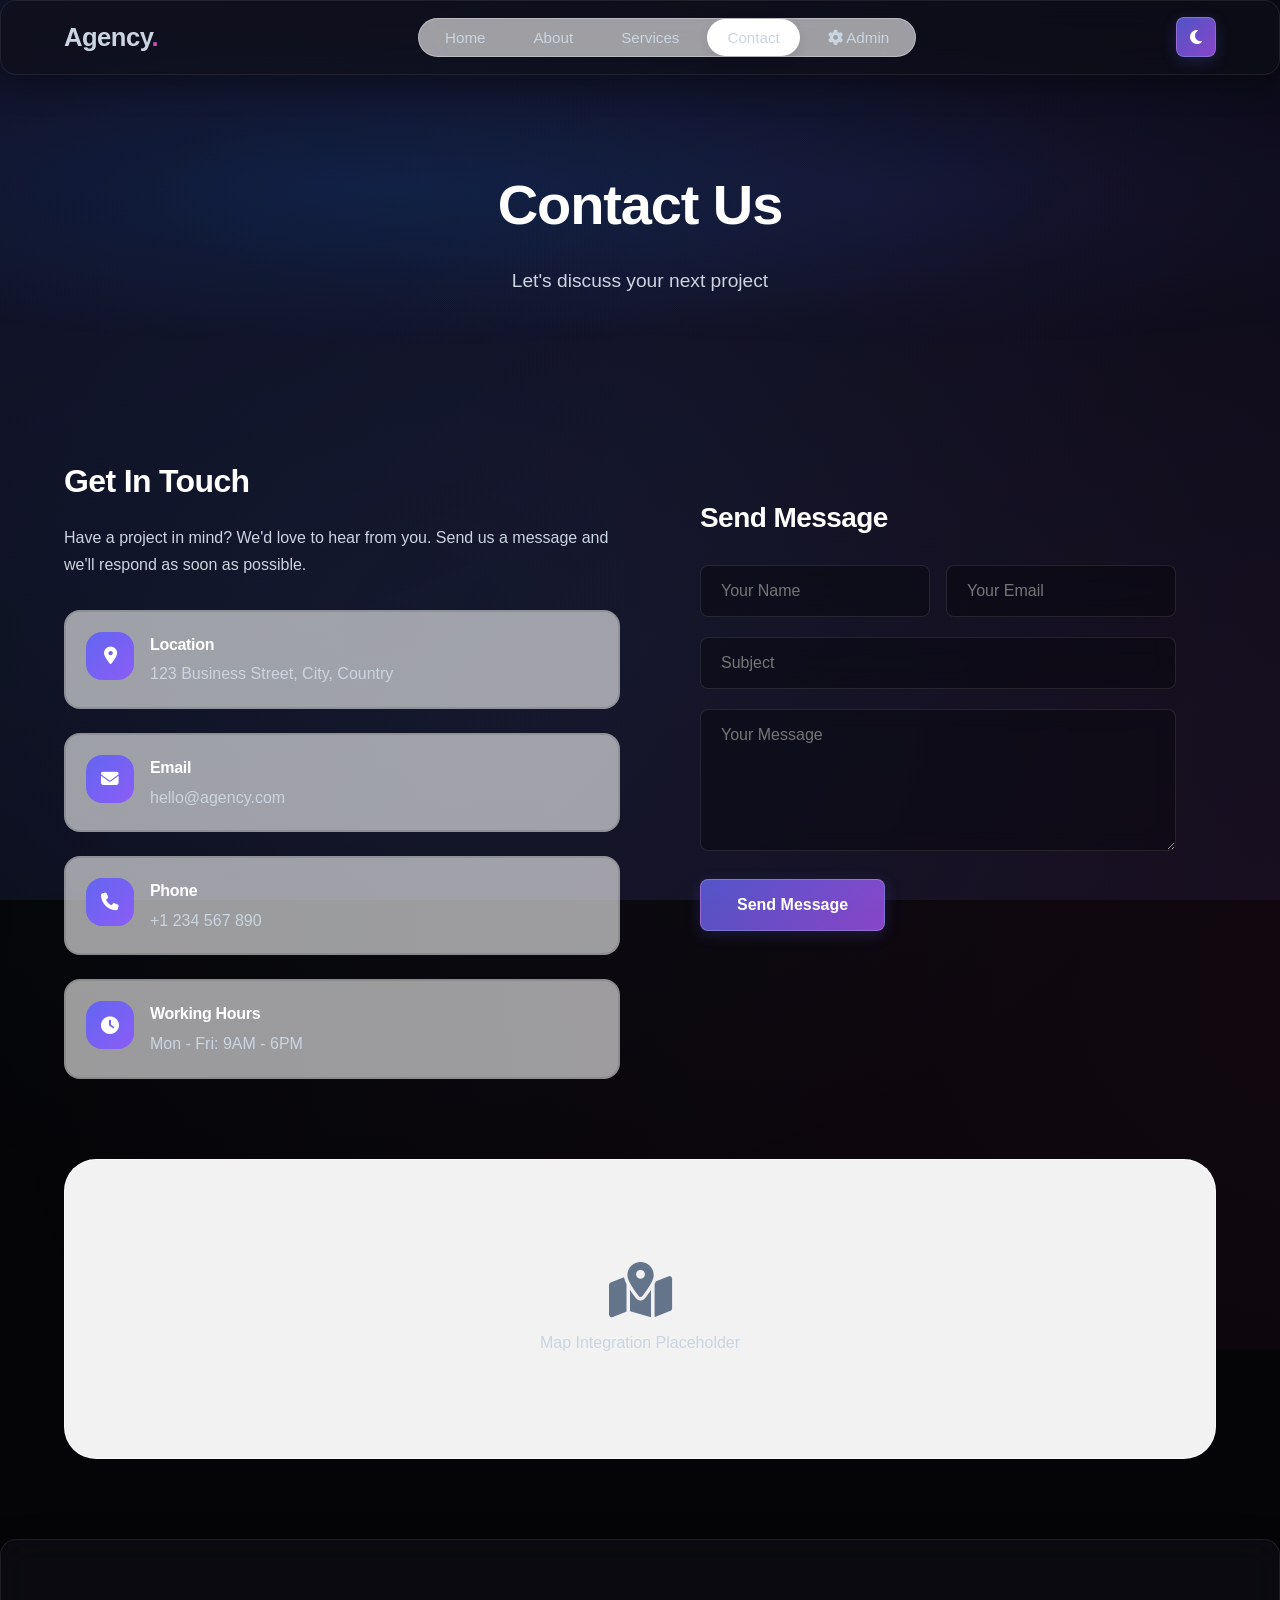
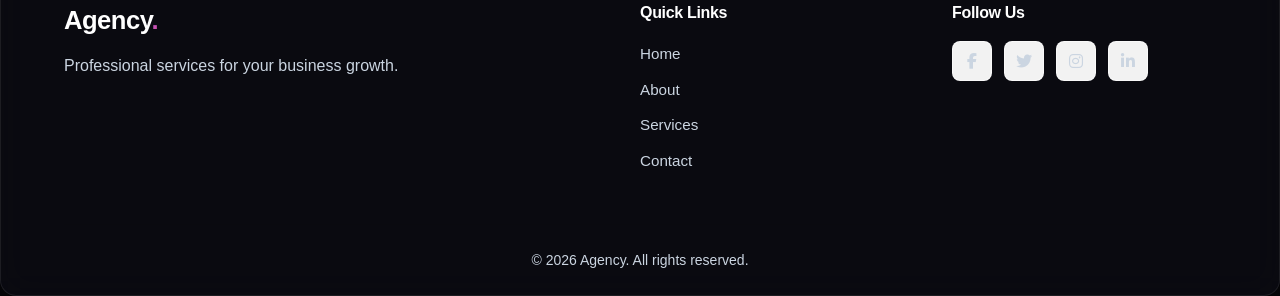
<file: contact.html>
<!DOCTYPE html>
<html lang="en">
<head>
    <meta charset="UTF-8">
    <meta name="viewport" content="width=device-width, initial-scale=1.0">
    <title>Agency - Contact Us</title>
    <link rel="stylesheet" href="styles.css">
    <link rel="preconnect" href="https://fonts.googleapis.com">
    <link rel="preconnect" href="https://fonts.gstatic.com" crossorigin>
    <link href="https://fonts.googleapis.com/css2?family=Poppins:wght@300;400;500;600;700&display=swap" rel="stylesheet">
    <link rel="stylesheet" href="https://cdnjs.cloudflare.com/ajax/libs/font-awesome/6.4.0/css/all.min.css">
<style>
/* =========================================
   CINEMATIC GLASS DESIGN SYSTEM
   ========================================= */
body.cinematic-glass-theme {
    background-color: #050508 !important;
    background-image: 
        radial-gradient(circle at 10% 20%, rgba(99, 102, 241, 0.12) 0%, transparent 40%),
        radial-gradient(circle at 90% 80%, rgba(236, 72, 153, 0.1) 0%, transparent 40%) !important;
    background-attachment: fixed !important;
    color: #f8fafc !important;
}

.cinematic-glass-theme .card, 
.cinematic-glass-theme .panel, 
.cinematic-glass-theme .glass-panel, 
.cinematic-glass-theme .navbar, 
.cinematic-glass-theme .nav, 
.cinematic-glass-theme footer,
.cinematic-glass-theme .footer,
.cinematic-glass-theme .product-card,
.cinematic-glass-theme .service-card,
.cinematic-glass-theme .feature-card,
.cinematic-glass-theme .stat-card,
.cinematic-glass-theme .modal-content,
.cinematic-glass-theme .about-image {
    background: rgba(15, 15, 25, 0.55) !important;
    backdrop-filter: blur(16px) !important;
    -webkit-backdrop-filter: blur(16px) !important;
    border: 1px solid rgba(255, 255, 255, 0.08) !important;
    box-shadow: 0 8px 32px rgba(0, 0, 0, 0.3) !important;
    border-radius: 16px !important;
    color: #f1f5f9 !important;
    transition: transform 0.3s ease, box-shadow 0.3s ease, border-color 0.3s ease !important;
}

.cinematic-glass-theme .card:hover, 
.cinematic-glass-theme .product-card:hover, 
.cinematic-glass-theme .service-card:hover, 
.cinematic-glass-theme .feature-card:hover {
    transform: translateY(-5px) !important;
    box-shadow: 0 15px 40px rgba(99, 102, 241, 0.25) !important;
    border-color: rgba(255, 255, 255, 0.2) !important;
}

.cinematic-glass-theme h1, 
.cinematic-glass-theme h2, 
.cinematic-glass-theme h3,
.cinematic-glass-theme h4,
.cinematic-glass-theme h5,
.cinematic-glass-theme h6 {
    color: #ffffff !important;
    letter-spacing: -0.02em !important;
}

.cinematic-glass-theme p, 
.cinematic-glass-theme span, 
.cinematic-glass-theme a,
.cinematic-glass-theme li {
    color: #cbd5e1 !important;
}

.cinematic-glass-theme button, 
.cinematic-glass-theme .btn,
.cinematic-glass-theme .btn-primary {
    background: linear-gradient(135deg, rgba(99, 102, 241, 0.8), rgba(168, 85, 247, 0.8)) !important;
    border: 1px solid rgba(255, 255, 255, 0.2) !important;
    color: #fff !important;
    backdrop-filter: blur(8px) !important;
    border-radius: 8px !important;
    box-shadow: 0 4px 15px rgba(99, 102, 241, 0.2) !important;
    transition: all 0.3s ease !important;
}

.cinematic-glass-theme button:hover, 
.cinematic-glass-theme .btn:hover {
    transform: translateY(-2px) !important;
    box-shadow: 0 8px 25px rgba(99, 102, 241, 0.4) !important;
    border-color: rgba(255, 255, 255, 0.4) !important;
}

.cinematic-glass-theme input, 
.cinematic-glass-theme textarea, 
.cinematic-glass-theme select {
    background: rgba(0, 0, 0, 0.3) !important;
    border: 1px solid rgba(255, 255, 255, 0.1) !important;
    color: #fff !important;
    border-radius: 8px !important;
}
.cinematic-glass-theme input:focus, 
.cinematic-glass-theme textarea:focus {
    border-color: rgba(99, 102, 241, 0.5) !important;
    outline: none !important;
}
</style>
</head>
<body class="cinematic-glass-theme">
    <!-- Navigation -->
    <nav class="navbar">
        <div class="container">
            <a href="index.html" class="logo">Agency<span>.</span></a>
            <ul class="nav-links">
                <li><a href="index.html">Home</a></li>
                <li><a href="about.html">About</a></li>
                <li><a href="services.html">Services</a></li>
                <li><a href="contact.html" class="active">Contact</a></li>
                <li><a href="admin.html"><i class="fas fa-cog"></i> Admin</a></li>
            </ul>
            <div class="nav-actions">
                <button id="darkModeToggle" class="dark-mode-toggle">
                    <i class="fas fa-moon"></i>
                </button>
                <div class="menu-toggle">
                    <i class="fas fa-bars"></i>
                </div>
            </div>
        </div>
    </nav>

    <!-- Page Header -->
    <section class="page-header">
        <!-- Content loaded dynamically from script.js -->
    </section>

    <!-- Contact Section -->
    <section class="contact-page">
        <div class="container">
            <div class="contact-wrapper">
                <div class="contact-info">
                    <!-- Content loaded dynamically from script.js -->
                </div>

                <form class="contact-form">
                    <!-- Content loaded dynamically from script.js -->
                </form>
            </div>
        </div>
    </section>

    <!-- Map Section -->
    <section class="map-section">
        <div class="container">
            <div class="map-placeholder">
                <i class="fas fa-map-marked-alt"></i>
                <p>Map Integration Placeholder</p>
            </div>
        </div>
    </section>

    <!-- Footer -->
    <footer class="footer">
        <div class="container">
            <div class="footer-content">
                <div class="footer-brand">
                    <!-- Content loaded dynamically from script.js -->
                </div>
                <div class="footer-links">
                    <h4>Quick Links</h4>
                    <ul>
                        <li><a href="index.html">Home</a></li>
                        <li><a href="about.html">About</a></li>
                        <li><a href="services.html">Services</a></li>
                        <li><a href="contact.html">Contact</a></li>
                    </ul>
                </div>
                <div class="footer-social">
                    <h4>Follow Us</h4>
                    <div class="social-icons">
                        <a href="#"><i class="fab fa-facebook-f"></i></a>
                        <a href="#"><i class="fab fa-twitter"></i></a>
                        <a href="#"><i class="fab fa-instagram"></i></a>
                        <a href="#"><i class="fab fa-linkedin-in"></i></a>
                    </div>
                </div>
            </div>
            <div class="footer-bottom">
                <!-- Content loaded dynamically from script.js -->
            </div>
        </div>
    </footer>

    <script src="script.js"></script>
</body>
</html>
</file>
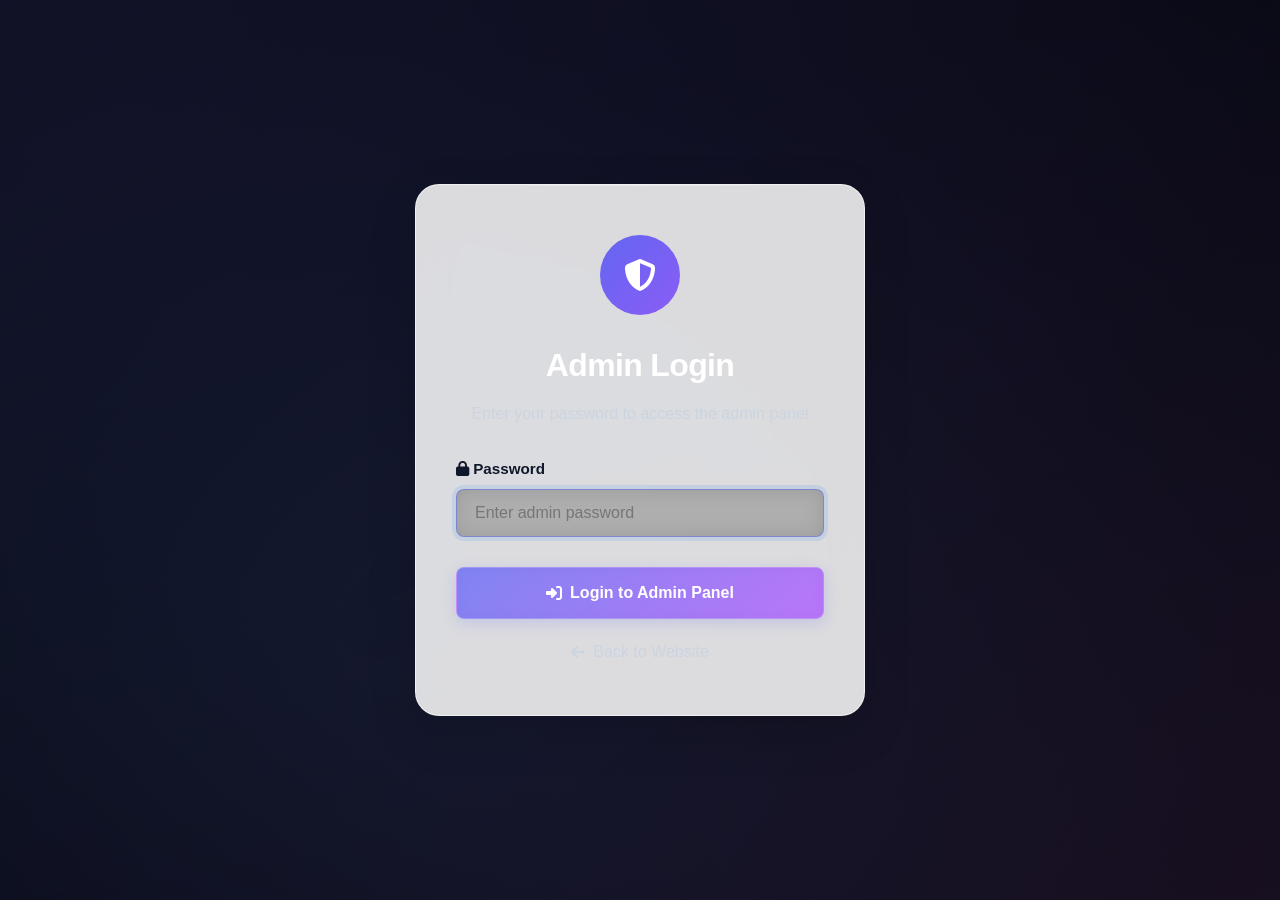
<file: login.html>
<!DOCTYPE html>
<html lang="en">
<head>
    <meta charset="UTF-8">
    <meta name="viewport" content="width=device-width, initial-scale=1.0">
    <title>Agency - Admin Login</title>
    <link rel="stylesheet" href="styles.css">
    <link rel="preconnect" href="https://fonts.googleapis.com">
    <link rel="preconnect" href="https://fonts.gstatic.com" crossorigin>
    <link href="https://fonts.googleapis.com/css2?family=Poppins:wght@300;400;500;600;700&display=swap" rel="stylesheet">
    <link rel="stylesheet" href="https://cdnjs.cloudflare.com/ajax/libs/font-awesome/6.4.0/css/all.min.css">
    <style>
        .login-container {
            min-height: 100vh;
            display: flex;
            align-items: center;
            justify-content: center;
            padding: 20px;
        }
        .login-card {
            max-width: 450px;
            width: 100%;
            padding: 50px 40px;
            text-align: center;
        }
        .login-icon {
            width: 80px;
            height: 80px;
            margin: 0 auto 25px;
            background: linear-gradient(135deg, var(--primary-color), var(--primary-light));
            border-radius: 50%;
            display: flex;
            align-items: center;
            justify-content: center;
            box-shadow: var(--shadow-blue);
        }
        .login-icon i {
            font-size: 2rem;
            color: var(--white);
        }
        .login-card h1 {
            font-size: 2rem;
            font-weight: 700;
            color: var(--dark-color);
            margin-bottom: 10px;
        }
        .login-card p {
            color: var(--gray);
            margin-bottom: 30px;
        }
        .login-form .form-group {
            margin-bottom: 20px;
            text-align: left;
        }
        .login-form label {
            display: block;
            font-weight: 600;
            color: var(--dark-color);
            margin-bottom: 8px;
        }
        .login-form input {
            width: 100%;
            padding: 14px 18px;
            border: 2px solid rgba(0, 0, 0, 0.1);
            border-radius: var(--radius-sm);
            font-size: 1rem;
            transition: var(--transition);
            background: rgba(255, 255, 255, 0.8);
        }
        .login-form input:focus {
            outline: none;
            border-color: var(--primary-color);
            box-shadow: 0 0 0 4px rgba(0, 122, 255, 0.1);
            background: var(--white);
        }
        .login-btn {
            width: 100%;
            padding: 16px;
            font-size: 1rem;
            font-weight: 600;
            margin-top: 10px;
        }
        .error-message {
            background: rgba(255, 59, 48, 0.1);
            color: #ff3b30;
            padding: 12px;
            border-radius: var(--radius-sm);
            margin-bottom: 20px;
            display: none;
        }
        .error-message.show {
            display: block;
        }
        .back-link {
            display: inline-flex;
            align-items: center;
            gap: 8px;
            color: var(--primary-color);
            font-weight: 500;
            margin-top: 20px;
            transition: var(--transition);
        }
        .back-link:hover {
            color: var(--secondary-color);
        }
        body.dark-mode .login-card {
            background: rgba(60, 60, 75, 0.95);
            border: 2px solid rgba(255, 255, 255, 0.2);
        }
        body.dark-mode .login-card h1 {
            color: #ffffff;
        }
        body.dark-mode .login-card p {
            color: rgba(255, 255, 255, 0.8);
        }
        body.dark-mode .login-form label {
            color: #ffffff;
        }
        body.dark-mode .login-form input {
            background: rgba(45, 45, 55, 0.9);
            border-color: rgba(255, 255, 255, 0.2);
            color: #ffffff;
        }
        body.dark-mode .login-form input:focus {
            background: rgba(55, 55, 65, 1);
        }
    </style>
<style>
/* =========================================
   CINEMATIC GLASS DESIGN SYSTEM
   ========================================= */
body.cinematic-glass-theme {
    background-color: #050508 !important;
    background-image: 
        radial-gradient(circle at 10% 20%, rgba(99, 102, 241, 0.12) 0%, transparent 40%),
        radial-gradient(circle at 90% 80%, rgba(236, 72, 153, 0.1) 0%, transparent 40%) !important;
    background-attachment: fixed !important;
    color: #f8fafc !important;
}

.cinematic-glass-theme .card, 
.cinematic-glass-theme .panel, 
.cinematic-glass-theme .glass-panel, 
.cinematic-glass-theme .navbar, 
.cinematic-glass-theme .nav, 
.cinematic-glass-theme footer,
.cinematic-glass-theme .footer,
.cinematic-glass-theme .product-card,
.cinematic-glass-theme .service-card,
.cinematic-glass-theme .feature-card,
.cinematic-glass-theme .stat-card,
.cinematic-glass-theme .modal-content,
.cinematic-glass-theme .about-image {
    background: rgba(15, 15, 25, 0.55) !important;
    backdrop-filter: blur(16px) !important;
    -webkit-backdrop-filter: blur(16px) !important;
    border: 1px solid rgba(255, 255, 255, 0.08) !important;
    box-shadow: 0 8px 32px rgba(0, 0, 0, 0.3) !important;
    border-radius: 16px !important;
    color: #f1f5f9 !important;
    transition: transform 0.3s ease, box-shadow 0.3s ease, border-color 0.3s ease !important;
}

.cinematic-glass-theme .card:hover, 
.cinematic-glass-theme .product-card:hover, 
.cinematic-glass-theme .service-card:hover, 
.cinematic-glass-theme .feature-card:hover {
    transform: translateY(-5px) !important;
    box-shadow: 0 15px 40px rgba(99, 102, 241, 0.25) !important;
    border-color: rgba(255, 255, 255, 0.2) !important;
}

.cinematic-glass-theme h1, 
.cinematic-glass-theme h2, 
.cinematic-glass-theme h3,
.cinematic-glass-theme h4,
.cinematic-glass-theme h5,
.cinematic-glass-theme h6 {
    color: #ffffff !important;
    letter-spacing: -0.02em !important;
}

.cinematic-glass-theme p, 
.cinematic-glass-theme span, 
.cinematic-glass-theme a,
.cinematic-glass-theme li {
    color: #cbd5e1 !important;
}

.cinematic-glass-theme button, 
.cinematic-glass-theme .btn,
.cinematic-glass-theme .btn-primary {
    background: linear-gradient(135deg, rgba(99, 102, 241, 0.8), rgba(168, 85, 247, 0.8)) !important;
    border: 1px solid rgba(255, 255, 255, 0.2) !important;
    color: #fff !important;
    backdrop-filter: blur(8px) !important;
    border-radius: 8px !important;
    box-shadow: 0 4px 15px rgba(99, 102, 241, 0.2) !important;
    transition: all 0.3s ease !important;
}

.cinematic-glass-theme button:hover, 
.cinematic-glass-theme .btn:hover {
    transform: translateY(-2px) !important;
    box-shadow: 0 8px 25px rgba(99, 102, 241, 0.4) !important;
    border-color: rgba(255, 255, 255, 0.4) !important;
}

.cinematic-glass-theme input, 
.cinematic-glass-theme textarea, 
.cinematic-glass-theme select {
    background: rgba(0, 0, 0, 0.3) !important;
    border: 1px solid rgba(255, 255, 255, 0.1) !important;
    color: #fff !important;
    border-radius: 8px !important;
}
.cinematic-glass-theme input:focus, 
.cinematic-glass-theme textarea:focus {
    border-color: rgba(99, 102, 241, 0.5) !important;
    outline: none !important;
}
</style>
</head>
<body class="cinematic-glass-theme">
    <div class="login-container">
        <div class="login-card glass-card">
            <div class="login-icon">
                <i class="fas fa-shield-alt"></i>
            </div>
            <h1>Admin Login</h1>
            <p>Enter your password to access the admin panel</p>
            
            <div class="error-message" id="errorMessage">
                <i class="fas fa-exclamation-circle"></i> Incorrect password. Please try again.
            </div>
            
            <form class="login-form" id="loginForm">
                <div class="form-group">
                    <label for="password"><i class="fas fa-lock"></i> Password</label>
                    <input type="password" id="password" placeholder="Enter admin password" required autofocus>
                </div>
                <button type="submit" class="btn btn-primary login-btn">
                    <i class="fas fa-sign-in-alt"></i> Login to Admin Panel
                </button>
            </form>
            
            <a href="index.html" class="back-link">
                <i class="fas fa-arrow-left"></i> Back to Website
            </a>
        </div>
    </div>

    <script>
        // Default password (CHANGE THIS!)
        const ADMIN_PASSWORD = 'admin123';
        
        // Check if already logged in
        if (localStorage.getItem('adminLoggedIn') === 'true') {
            window.location.href = 'admin-panel.html';
        }
        
        // Handle login
        document.getElementById('loginForm').addEventListener('submit', function(e) {
            e.preventDefault();
            
            const password = document.getElementById('password').value;
            const errorMessage = document.getElementById('errorMessage');
            
            if (password === ADMIN_PASSWORD) {
                // Set login session
                localStorage.setItem('adminLoggedIn', 'true');
                localStorage.setItem('adminLoginTime', Date.now().toString());
                
                // Redirect to admin panel
                window.location.href = 'admin-panel.html';
            } else {
                // Show error
                errorMessage.classList.add('show');
                document.getElementById('password').value = '';
                
                // Shake animation
                document.querySelector('.login-card').style.animation = 'shake 0.5s';
                setTimeout(() => {
                    document.querySelector('.login-card').style.animation = '';
                }, 500);
            }
        });
        
        // Add shake animation
        const style = document.createElement('style');
        style.textContent = `
            @keyframes shake {
                0%, 100% { transform: translateX(0); }
                10%, 30%, 50%, 70%, 90% { transform: translateX(-10px); }
                20%, 40%, 60%, 80% { transform: translateX(10px); }
            }
        `;
        document.head.appendChild(style);
    </script>
</body>
</html>
</file>
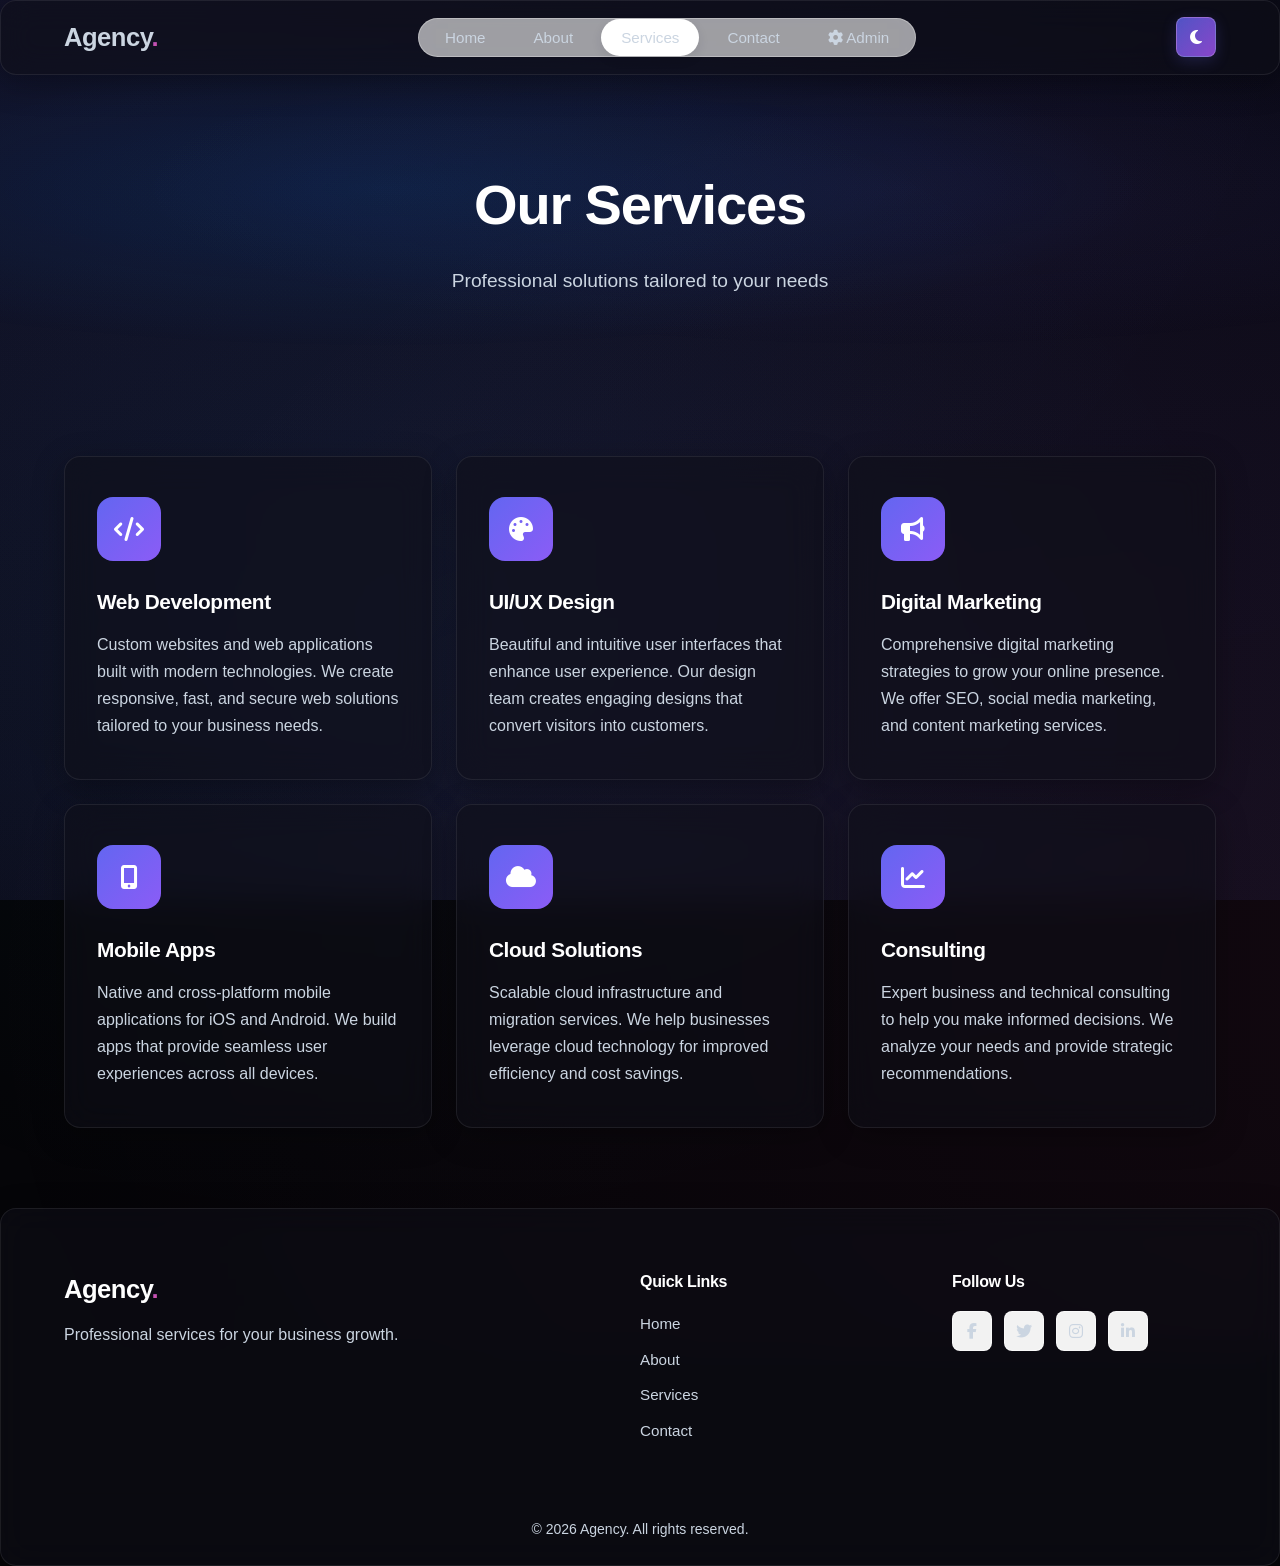
<file: services.html>
<!DOCTYPE html>
<html lang="en">
<head>
    <meta charset="UTF-8">
    <meta name="viewport" content="width=device-width, initial-scale=1.0">
    <title>Agency - Our Services</title>
    <link rel="stylesheet" href="styles.css">
    <link rel="preconnect" href="https://fonts.googleapis.com">
    <link rel="preconnect" href="https://fonts.gstatic.com" crossorigin>
    <link href="https://fonts.googleapis.com/css2?family=Poppins:wght@300;400;500;600;700&display=swap" rel="stylesheet">
    <link rel="stylesheet" href="https://cdnjs.cloudflare.com/ajax/libs/font-awesome/6.4.0/css/all.min.css">
<style>
/* =========================================
   CINEMATIC GLASS DESIGN SYSTEM
   ========================================= */
body.cinematic-glass-theme {
    background-color: #050508 !important;
    background-image: 
        radial-gradient(circle at 10% 20%, rgba(99, 102, 241, 0.12) 0%, transparent 40%),
        radial-gradient(circle at 90% 80%, rgba(236, 72, 153, 0.1) 0%, transparent 40%) !important;
    background-attachment: fixed !important;
    color: #f8fafc !important;
}

.cinematic-glass-theme .card, 
.cinematic-glass-theme .panel, 
.cinematic-glass-theme .glass-panel, 
.cinematic-glass-theme .navbar, 
.cinematic-glass-theme .nav, 
.cinematic-glass-theme footer,
.cinematic-glass-theme .footer,
.cinematic-glass-theme .product-card,
.cinematic-glass-theme .service-card,
.cinematic-glass-theme .feature-card,
.cinematic-glass-theme .stat-card,
.cinematic-glass-theme .modal-content,
.cinematic-glass-theme .about-image {
    background: rgba(15, 15, 25, 0.55) !important;
    backdrop-filter: blur(16px) !important;
    -webkit-backdrop-filter: blur(16px) !important;
    border: 1px solid rgba(255, 255, 255, 0.08) !important;
    box-shadow: 0 8px 32px rgba(0, 0, 0, 0.3) !important;
    border-radius: 16px !important;
    color: #f1f5f9 !important;
    transition: transform 0.3s ease, box-shadow 0.3s ease, border-color 0.3s ease !important;
}

.cinematic-glass-theme .card:hover, 
.cinematic-glass-theme .product-card:hover, 
.cinematic-glass-theme .service-card:hover, 
.cinematic-glass-theme .feature-card:hover {
    transform: translateY(-5px) !important;
    box-shadow: 0 15px 40px rgba(99, 102, 241, 0.25) !important;
    border-color: rgba(255, 255, 255, 0.2) !important;
}

.cinematic-glass-theme h1, 
.cinematic-glass-theme h2, 
.cinematic-glass-theme h3,
.cinematic-glass-theme h4,
.cinematic-glass-theme h5,
.cinematic-glass-theme h6 {
    color: #ffffff !important;
    letter-spacing: -0.02em !important;
}

.cinematic-glass-theme p, 
.cinematic-glass-theme span, 
.cinematic-glass-theme a,
.cinematic-glass-theme li {
    color: #cbd5e1 !important;
}

.cinematic-glass-theme button, 
.cinematic-glass-theme .btn,
.cinematic-glass-theme .btn-primary {
    background: linear-gradient(135deg, rgba(99, 102, 241, 0.8), rgba(168, 85, 247, 0.8)) !important;
    border: 1px solid rgba(255, 255, 255, 0.2) !important;
    color: #fff !important;
    backdrop-filter: blur(8px) !important;
    border-radius: 8px !important;
    box-shadow: 0 4px 15px rgba(99, 102, 241, 0.2) !important;
    transition: all 0.3s ease !important;
}

.cinematic-glass-theme button:hover, 
.cinematic-glass-theme .btn:hover {
    transform: translateY(-2px) !important;
    box-shadow: 0 8px 25px rgba(99, 102, 241, 0.4) !important;
    border-color: rgba(255, 255, 255, 0.4) !important;
}

.cinematic-glass-theme input, 
.cinematic-glass-theme textarea, 
.cinematic-glass-theme select {
    background: rgba(0, 0, 0, 0.3) !important;
    border: 1px solid rgba(255, 255, 255, 0.1) !important;
    color: #fff !important;
    border-radius: 8px !important;
}
.cinematic-glass-theme input:focus, 
.cinematic-glass-theme textarea:focus {
    border-color: rgba(99, 102, 241, 0.5) !important;
    outline: none !important;
}
</style>
</head>
<body class="cinematic-glass-theme">
    <!-- Navigation -->
    <nav class="navbar">
        <div class="container">
            <a href="index.html" class="logo">Agency<span>.</span></a>
            <ul class="nav-links">
                <li><a href="index.html">Home</a></li>
                <li><a href="about.html">About</a></li>
                <li><a href="services.html" class="active">Services</a></li>
                <li><a href="contact.html">Contact</a></li>
                <li><a href="admin.html"><i class="fas fa-cog"></i> Admin</a></li>
            </ul>
            <div class="nav-actions">
                <button id="darkModeToggle" class="dark-mode-toggle">
                    <i class="fas fa-moon"></i>
                </button>
                <div class="menu-toggle">
                    <i class="fas fa-bars"></i>
                </div>
            </div>
        </div>
    </nav>

    <!-- Page Header -->
    <section class="page-header">
        <div class="container">
            <h1>Our Services</h1>
            <p>Professional solutions tailored to your needs</p>
        </div>
    </section>

    <!-- Services Section -->
    <section class="services-page">
        <div class="container">
            <div class="services-grid" id="servicesGrid">
                <!-- Services will be loaded dynamically -->
            </div>
        </div>
    </section>

    <!-- Footer -->
    <footer class="footer">
        <div class="container">
            <div class="footer-content">
                <div class="footer-brand">
                    <!-- Content loaded dynamically from script.js -->
                </div>
                <div class="footer-links">
                    <h4>Quick Links</h4>
                    <ul>
                        <li><a href="index.html">Home</a></li>
                        <li><a href="about.html">About</a></li>
                        <li><a href="services.html">Services</a></li>
                        <li><a href="contact.html">Contact</a></li>
                    </ul>
                </div>
                <div class="footer-social">
                    <h4>Follow Us</h4>
                    <div class="social-icons">
                        <a href="#"><i class="fab fa-facebook-f"></i></a>
                        <a href="#"><i class="fab fa-twitter"></i></a>
                        <a href="#"><i class="fab fa-instagram"></i></a>
                        <a href="#"><i class="fab fa-linkedin-in"></i></a>
                    </div>
                </div>
            </div>
            <div class="footer-bottom">
                <!-- Content loaded dynamically from script.js -->
            </div>
        </div>
    </footer>

    <script src="script.js"></script>
</body>
</html>
</file>
<file: styles.css>
/* CSS Variables - Enhanced Modern Theme */
:root {
    --primary-color: #6366f1;
    --primary-light: #8b5cf6;
    --primary-dark: #4f46e5;
    --secondary-color: #ec4899;
    --secondary-light: #f472b6;
    --accent-color: #06b6d4;
    --accent-light: #22d3ee;
    --dark-color: #0f172a;
    --gray-dark: #1e293b;
    --gray-medium: #334155;
    --gray-light: #475569;
    --gray: #64748b;
    --light-color: #f8fafc;
    --white: #ffffff;
    --glass-bg: rgba(255, 255, 255, 0.85);
    --glass-bg-dark: rgba(255, 255, 255, 0.95);
    --glass-border: rgba(255, 255, 255, 0.6);
    --glass-bg-dark-mode: rgba(15, 23, 42, 0.85);
    --glass-border-dark-mode: rgba(255, 255, 255, 0.1);
    --shadow-sm: 0 4px 12px rgba(0, 0, 0, 0.08);
    --shadow-md: 0 8px 32px rgba(0, 0, 0, 0.12);
    --shadow-lg: 0 16px 48px rgba(0, 0, 0, 0.16);
    --shadow-xl: 0 24px 64px rgba(0, 0, 0, 0.2);
    --shadow-glow: 0 0 20px rgba(99, 102, 241, 0.3);
    --shadow-glow-secondary: 0 0 20px rgba(236, 72, 153, 0.3);
    --transition: all 0.3s cubic-bezier(0.4, 0, 0.2, 1);
    --transition-slow: all 0.5s cubic-bezier(0.4, 0, 0.2, 1);
    --radius-sm: 8px;
    --radius-md: 16px;
    --radius-lg: 24px;
    --radius-xl: 32px;
    --gradient-primary: linear-gradient(135deg, #6366f1 0%, #8b5cf6 100%);
    --gradient-secondary: linear-gradient(135deg, #ec4899 0%, #f472b6 100%);
    --gradient-accent: linear-gradient(135deg, #06b6d4 0%, #22d3ee 100%);
    --gradient-dark: linear-gradient(135deg, #0f172a 0%, #1e293b 100%);
}

/* Reset & Base Styles */
* {
    margin: 0;
    padding: 0;
    box-sizing: border-box;
}

html {
    scroll-behavior: smooth;
}

body {
    font-family: -apple-system, BlinkMacSystemFont, 'SF Pro Display', 'SF Pro Text', 'Helvetica Neue', sans-serif;
    line-height: 1.6;
    color: var(--dark-color);
    background: linear-gradient(-45deg, #f8fafc, #e2e8f0, #f1f5f9, #f8fafc);
    background-size: 400% 400%;
    animation: gradientShift 15s ease infinite;
    min-height: 100vh;
    background-attachment: fixed;
    overflow-x: hidden;
}

@keyframes gradientShift {
    0% { background-position: 0% 50%; }
    50% { background-position: 100% 50%; }
    100% { background-position: 0% 50%; }
}

/* Background Decorations */
body::before {
    content: '';
    position: fixed;
    top: -50%;
    left: -50%;
    width: 200%;
    height: 200%;
    background:
        radial-gradient(ellipse at 20% 20%, rgba(99, 102, 241, 0.08) 0%, transparent 50%),
        radial-gradient(ellipse at 80% 80%, rgba(236, 72, 153, 0.06) 0%, transparent 50%),
        radial-gradient(ellipse at 40% 60%, rgba(6, 182, 212, 0.04) 0%, transparent 40%);
    pointer-events: none;
    z-index: -1;
    animation: backgroundFloat 20s ease-in-out infinite;
}

@keyframes backgroundFloat {
    0%, 100% { transform: translateY(0px) rotate(0deg); }
    33% { transform: translateY(-10px) rotate(1deg); }
    66% { transform: translateY(10px) rotate(-1deg); }
}

/* Loading Spinner */
.spinner {
    width: 40px;
    height: 40px;
    border: 3px solid rgba(99, 102, 241, 0.1);
    border-top: 3px solid var(--primary-color);
    border-radius: 50%;
    animation: spin 1s linear infinite;
    margin: 20px auto;
}

@keyframes spin {
    0% { transform: rotate(0deg); }
    100% { transform: rotate(360deg); }
}

/* Fade In Animation */
@keyframes fadeInUp {
    from {
        opacity: 0;
        transform: translateY(30px);
    }
    to {
        opacity: 1;
        transform: translateY(0);
    }
}

.fade-in-up {
    animation: fadeInUp 0.6s ease-out;
}

/* Stagger animations */
.fade-in-up:nth-child(1) { animation-delay: 0.1s; }
.fade-in-up:nth-child(2) { animation-delay: 0.2s; }
.fade-in-up:nth-child(3) { animation-delay: 0.3s; }
.fade-in-up:nth-child(4) { animation-delay: 0.4s; }
.fade-in-up:nth-child(5) { animation-delay: 0.5s; }
.fade-in-up:nth-child(6) { animation-delay: 0.6s; }

/* Hero buttons layout */
.hero-buttons {
    display: flex;
    gap: 16px;
    margin-top: 32px;
    flex-wrap: wrap;
    justify-content: center;
}

/* Floating Particles */
.particles {
    position: fixed;
    top: 0;
    left: 0;
    width: 100%;
    height: 100%;
    pointer-events: none;
    z-index: -1;
    overflow: hidden;
}

.particle {
    position: absolute;
    background: rgba(99, 102, 241, 0.1);
    border-radius: 50%;
    animation: float 20s infinite linear;
}

.particle:nth-child(2n) {
    background: rgba(236, 72, 153, 0.1);
    animation-duration: 25s;
    animation-delay: -5s;
}

.particle:nth-child(3n) {
    background: rgba(6, 182, 212, 0.1);
    animation-duration: 30s;
    animation-delay: -10s;
}

@keyframes float {
    0% { transform: translateY(100vh) rotate(0deg); opacity: 0; }
    10% { opacity: 1; }
    90% { opacity: 1; }
    100% { transform: translateY(-100px) rotate(360deg); opacity: 0; }
}

.container {
    max-width: 1200px;
    margin: 0 auto;
    padding: 0 24px;
}

a {
    text-decoration: none;
    color: inherit;
}

ul {
    list-style: none;
}

/* Glass Card Base */
.glass-card {
    background: var(--glass-bg);
    backdrop-filter: blur(20px);
    -webkit-backdrop-filter: blur(20px);
    border: 1px solid var(--glass-border);
    border-radius: var(--radius-lg);
    box-shadow: var(--shadow-lg);
    transition: var(--transition);
    position: relative;
    overflow: hidden;
}

.glass-card::before {
    content: '';
    position: absolute;
    top: 0;
    left: 0;
    right: 0;
    height: 1px;
    background: linear-gradient(90deg, transparent, rgba(255,255,255,0.4), transparent);
}

.glass-card:hover {
    transform: translateY(-2px);
    box-shadow: var(--shadow-xl), var(--shadow-glow);
}

/* Section Header */
.section-header {
    text-align: center;
    margin-bottom: 60px;
}

.section-header h2 {
    font-size: 3rem;
    font-weight: 800;
    margin-bottom: 16px;
    background: var(--gradient-primary);
    -webkit-background-clip: text;
    -webkit-text-fill-color: transparent;
    background-clip: text;
    position: relative;
}

.section-header h2::after {
    content: '';
    position: absolute;
    bottom: -10px;
    left: 50%;
    transform: translateX(-50%);
    width: 80px;
    height: 4px;
    background: var(--gradient-accent);
    border-radius: 2px;
}

.section-header p {
    font-size: 1.2rem;
    color: var(--gray);
    max-width: 600px;
    margin: 0 auto;
    line-height: 1.7;
}

/* Buttons */
.btn {
    display: inline-flex;
    align-items: center;
    justify-content: center;
    padding: 16px 36px;
    border-radius: var(--radius-xl);
    font-weight: 600;
    font-size: 1rem;
    cursor: pointer;
    transition: var(--transition);
    border: none;
    gap: 8px;
}

.btn-primary {
    background: var(--gradient-primary);
    color: var(--white);
    box-shadow: var(--shadow-lg);
    position: relative;
    overflow: hidden;
}

.btn-primary::before {
    content: '';
    position: absolute;
    top: 0;
    left: -100%;
    width: 100%;
    height: 100%;
    background: linear-gradient(90deg, transparent, rgba(255,255,255,0.2), transparent);
    transition: left 0.5s;
}

.btn-primary:hover::before {
    left: 100%;
}

.btn-primary:hover {
    transform: translateY(-3px);
    box-shadow: var(--shadow-xl), var(--shadow-glow);
}

.btn-secondary {
    background: var(--glass-bg-dark);
    backdrop-filter: blur(20px);
    -webkit-backdrop-filter: blur(20px);
    color: var(--dark-color);
    border: 1px solid var(--glass-border);
}

.btn-secondary:hover {
    background: var(--white);
    transform: translateY(-3px);
}

.btn-danger {
    background: linear-gradient(135deg, #ff3b30 0%, #ff6961 100%);
    color: var(--white);
    padding: 10px 20px;
    font-size: 0.875rem;
}

/* Navigation */
.navbar {
    position: fixed;
    top: 0;
    left: 0;
    right: 0;
    z-index: 1000;
    padding: 16px 0;
    background: var(--glass-bg);
    backdrop-filter: blur(20px);
    -webkit-backdrop-filter: blur(20px);
    border-bottom: 1px solid var(--glass-border);
    transition: var(--transition);
}

.navbar:hover {
    background: var(--glass-bg-dark);
    backdrop-filter: blur(30px);
    -webkit-backdrop-filter: blur(30px);
}

.navbar .container {
    display: flex;
    justify-content: space-between;
    align-items: center;
}

.logo {
    font-size: 1.6rem;
    font-weight: 700;
    color: var(--dark-color);
    letter-spacing: -0.5px;
    transition: var(--transition);
}

.logo:hover {
    transform: scale(1.02);
}

.logo span {
    background: linear-gradient(135deg, var(--primary-color), var(--secondary-color));
    -webkit-background-clip: text;
    -webkit-text-fill-color: transparent;
    background-clip: text;
}

.nav-links {
    display: flex;
    gap: 8px;
    background: rgba(255, 255, 255, 0.6);
    padding: 6px;
    border-radius: var(--radius-xl);
    backdrop-filter: blur(20px);
    -webkit-backdrop-filter: blur(20px);
    border: 1px solid rgba(255, 255, 255, 0.3);
}

.nav-links a {
    padding: 10px 20px;
    border-radius: var(--radius-lg);
    font-weight: 500;
    font-size: 0.95rem;
    transition: var(--transition);
    color: var(--gray);
}

.nav-links a:hover {
    background: rgba(255, 255, 255, 0.6);
    color: var(--dark-color);
}

.nav-links a.active {
    background: var(--white);
    color: var(--primary-color);
    box-shadow: var(--shadow-sm);
}

.menu-toggle {
    display: none;
    font-size: 1.4rem;
    cursor: pointer;
    padding: 10px;
    border-radius: var(--radius-sm);
    background: var(--glass-bg);
    backdrop-filter: blur(20px);
    -webkit-backdrop-filter: blur(20px);
    border: 1px solid var(--glass-border);
    transition: var(--transition);
    color: var(--dark-color);
}

.menu-toggle:hover {
    background: var(--glass-bg-dark);
    transform: scale(1.05);
}

.menu-toggle.active {
    background: var(--primary-color);
    color: white;
}

.nav-links.mobile-menu-open {
    display: flex !important;
    position: absolute;
    top: 100%;
    left: 0;
    right: 0;
    flex-direction: column;
    background: var(--glass-bg);
    backdrop-filter: blur(20px);
    -webkit-backdrop-filter: blur(20px);
    border: 1px solid var(--glass-border);
    border-top: none;
    padding: 20px;
    margin-top: 10px;
    border-radius: 0 0 var(--radius-lg) var(--radius-lg);
    box-shadow: var(--shadow-lg);
}

.nav-links.mobile-menu-open a {
    padding: 15px 20px;
    margin-bottom: 5px;
    border-radius: var(--radius-md);
    text-align: center;
    transition: var(--transition);
}

.nav-links.mobile-menu-open a:hover {
    background: var(--primary-color);
    color: white;
    transform: translateY(-2px);
}

.nav-actions {
    display: flex;
    align-items: center;
    gap: 8px;
}

.dark-mode-toggle {
    width: 40px;
    height: 40px;
    border-radius: var(--radius-sm);
    border: none;
    background: var(--glass-bg);
    backdrop-filter: blur(20px);
    -webkit-backdrop-filter: blur(20px);
    cursor: pointer;
    display: flex;
    align-items: center;
    justify-content: center;
    transition: var(--transition);
    color: var(--dark-color);
    font-size: 1rem;
}

.dark-mode-toggle:hover {
    background: var(--white);
    transform: scale(1.05);
}

body.dark-mode .dark-mode-toggle:hover {
    background: rgba(255, 255, 255, 0.25);
}

.dark-mode-toggle .fa-sun {
    display: none;
}

body.dark-mode .dark-mode-toggle .fa-moon {
    display: none;
}

body.dark-mode .dark-mode-toggle .fa-sun {
    display: block;
}

/* Dark Mode Styles - Maximum Visibility */
body.dark-mode {
    background: linear-gradient(135deg, #2d2d3a 0%, #3a3a4a 50%, #2d2d3a 100%);
    color: #ffffff;
}

body.dark-mode::before {
    background:
        radial-gradient(ellipse at 20% 20%, rgba(0, 122, 255, 0.25) 0%, transparent 50%),
        radial-gradient(ellipse at 80% 80%, rgba(88, 86, 214, 0.2) 0%, transparent 50%),
        radial-gradient(ellipse at 40% 60%, rgba(255, 149, 0, 0.15) 0%, transparent 40%);
}

body.dark-mode .glass-card {
    background: rgba(60, 60, 75, 0.95);
    border: 2px solid rgba(255, 255, 255, 0.2);
    box-shadow: 0 8px 32px rgba(0, 0, 0, 0.5);
}

body.dark-mode .navbar {
    background: rgba(35, 35, 45, 0.98);
    border-bottom: 2px solid rgba(255, 255, 255, 0.2);
}

body.dark-mode .nav-links {
    background: rgba(60, 60, 75, 0.9);
    border: 2px solid rgba(255, 255, 255, 0.2);
}

body.dark-mode .nav-links a {
    color: #ffffff;
}

body.dark-mode .nav-links a:hover {
    background: rgba(255, 255, 255, 0.2);
    color: #ffffff;
}

body.dark-mode .nav-links a.active {
    background: rgba(0, 122, 255, 0.4);
    color: #5ac8fa;
    border: 2px solid rgba(0, 122, 255, 0.5);
}

.nav-links .admin-link {
    background: linear-gradient(135deg, var(--primary-color), var(--secondary-color));
    color: var(--white) !important;
    padding: 10px 20px !important;
    border-radius: var(--radius-lg);
    margin-left: 8px;
}

.nav-links .admin-link:hover {
    opacity: 0.9;
    transform: scale(1.02);
}

body.dark-mode .dark-mode-toggle {
    background: rgba(255, 255, 255, 0.3) !important;
    color: #ffffff !important;
    border: 2px solid rgba(255, 255, 255, 0.4);
}

body.dark-mode .dark-mode-toggle i {
    color: #ffffff !important;
}

body.dark-mode .dark-mode-toggle:hover {
    background: rgba(255, 255, 255, 0.4) !important;
}

body.dark-mode .logo {
    color: #ffffff;
}

body.dark-mode .section-header h2 {
    background: linear-gradient(135deg, #ffffff 0%, #ffffff 100%);
    -webkit-background-clip: text;
    -webkit-text-fill-color: transparent;
    background-clip: text;
}

body.dark-mode .section-header p {
    color: rgba(255, 255, 255, 0.9);
}

body.dark-mode .hero-content h1 {
    background: linear-gradient(135deg, #ffffff 0%, #ffffff 100%);
    -webkit-background-clip: text;
    -webkit-text-fill-color: transparent;
    background-clip: text;
}

body.dark-mode .hero-content p {
    color: rgba(255, 255, 255, 0.95);
}

/* Enhanced Card Visibility in Dark Mode */
body.dark-mode .feature-card,
body.dark-mode .service-card,
body.dark-mode .team-card,
body.dark-mode .mv-card,
body.dark-mode .stat-item {
    background: rgba(60, 60, 75, 0.95);
    border: 2px solid rgba(255, 255, 255, 0.25);
    box-shadow: 0 8px 32px rgba(0, 0, 0, 0.5);
}

body.dark-mode .feature-card:hover,
body.dark-mode .service-card:hover,
body.dark-mode .team-card:hover {
    background: rgba(70, 70, 85, 1);
    border-color: rgba(255, 255, 255, 0.4);
}

body.dark-mode .feature-card p,
body.dark-mode .about-text p,
body.dark-mode .mv-card p,
body.dark-mode .team-card p,
body.dark-mode .service-card p,
body.dark-mode .contact-info > p,
body.dark-mode .contact-item p,
body.dark-mode .footer-brand p,
body.dark-mode .footer-links a,
body.dark-mode .map-placeholder p {
    color: rgba(255, 255, 255, 0.95);
}

body.dark-mode .feature-card h3,
body.dark-mode .about-text h2,
body.dark-mode .mv-card h3,
body.dark-mode .team-card h3,
body.dark-mode .service-card h3,
body.dark-mode .contact-info h2,
body.dark-mode .contact-item h4,
body.dark-mode .contact-form h2,
body.dark-mode .footer-links h4,
body.dark-mode .footer-social h4 {
    color: #ffffff;
}

body.dark-mode .form-group input,
body.dark-mode .form-group textarea,
body.dark-mode .contact-form input,
body.dark-mode .contact-form textarea {
    background: rgba(45, 45, 55, 0.9);
    border: 2px solid rgba(255, 255, 255, 0.3);
    color: #ffffff;
}

body.dark-mode .form-group input:focus,
body.dark-mode .form-group textarea:focus,
body.dark-mode .contact-form input:focus,
body.dark-mode .contact-form textarea:focus {
    background: rgba(55, 55, 65, 1);
    border-color: var(--primary-color);
}

body.dark-mode .admin-service-item h4 {
    color: #ffffff;
}

body.dark-mode .page-header h1 {
    color: #ffffff;
}

body.dark-mode .page-header p {
    color: rgba(255, 255, 255, 0.9);
}

body.dark-mode .footer {
    background: rgba(35, 35, 45, 0.95);
    border-top: 2px solid rgba(255, 255, 255, 0.2);
}

body.dark-mode .footer-bottom {
    border-top: 2px solid rgba(255, 255, 255, 0.2);
}

body.dark-mode .footer-bottom p {
    color: rgba(255, 255, 255, 0.8);
}

body.dark-mode .map-placeholder {
    background: rgba(60, 60, 75, 0.95);
}

/* Admin Panel Styles */
.admin-dashboard {
    padding: 120px 0 60px;
    min-height: 100vh;
}

.admin-header {
    margin-bottom: 40px;
}

.admin-header h1 {
    font-size: 2.5rem;
    font-weight: 700;
    color: var(--dark-color);
    margin-bottom: 8px;
}

.admin-header p {
    color: var(--gray);
    font-size: 1.1rem;
}

/* Admin Stats */
.admin-stats {
    display: grid;
    grid-template-columns: repeat(4, 1fr);
    gap: 20px;
    margin-bottom: 40px;
}

.admin-stat-card {
    display: flex;
    align-items: center;
    gap: 16px;
    padding: 24px;
    background: var(--glass-bg-dark);
    backdrop-filter: blur(40px);
    -webkit-backdrop-filter: blur(40px);
    border: 1px solid var(--glass-border);
    border-radius: var(--radius-lg);
    box-shadow: var(--shadow-md);
}

.stat-icon {
    width: 56px;
    height: 56px;
    background: linear-gradient(135deg, var(--primary-color), var(--primary-light));
    border-radius: var(--radius-md);
    display: flex;
    align-items: center;
    justify-content: center;
}

.stat-icon i {
    font-size: 1.4rem;
    color: var(--white);
}

.stat-info h3 {
    font-size: 1.75rem;
    font-weight: 700;
    color: var(--dark-color);
    margin-bottom: 4px;
}

.stat-info p {
    color: var(--gray);
    font-size: 0.9rem;
}

/* Admin Sections */
.admin-section {
    margin-bottom: 40px;
}

.section-title {
    margin-bottom: 20px;
}

.section-title h2 {
    font-size: 1.4rem;
    font-weight: 600;
    color: var(--dark-color);
    display: flex;
    align-items: center;
    gap: 10px;
}

.section-title h2 i {
    color: var(--primary-color);
}

/* Quick Actions */
.quick-actions {
    display: flex;
    gap: 12px;
    flex-wrap: wrap;
}

.action-btn {
    display: inline-flex;
    align-items: center;
    gap: 8px;
    padding: 14px 24px;
    background: var(--glass-bg-dark);
    backdrop-filter: blur(20px);
    -webkit-backdrop-filter: blur(20px);
    border: 1px solid var(--glass-border);
    border-radius: var(--radius-md);
    font-weight: 500;
    color: var(--dark-color);
    cursor: pointer;
    transition: var(--transition);
    font-size: 0.95rem;
}

.action-btn:hover {
    background: var(--primary-color);
    color: var(--white);
    transform: translateY(-2px);
}

.action-btn i {
    font-size: 1rem;
}

/* Admin Card */
.admin-card {
    padding: 32px;
    margin-bottom: 24px;
    background: var(--glass-bg-dark);
    backdrop-filter: blur(40px);
    -webkit-backdrop-filter: blur(40px);
    border: 1px solid var(--glass-border);
    border-radius: var(--radius-lg);
    box-shadow: var(--shadow-md);
}

.admin-card h3 {
    font-size: 1.2rem;
    font-weight: 600;
    color: var(--dark-color);
    margin-bottom: 20px;
    padding-bottom: 12px;
    border-bottom: 1px solid rgba(0, 0, 0, 0.06);
}

/* Admin Form */
.admin-form .form-row {
    display: grid;
    grid-template-columns: 1fr 1fr;
    gap: 20px;
}

.admin-form .form-group {
    margin-bottom: 20px;
}

.admin-form label {
    display: block;
    font-weight: 600;
    margin-bottom: 8px;
    color: var(--dark-color);
    font-size: 0.9rem;
}

.admin-form input,
.admin-form textarea {
    width: 100%;
    padding: 14px 18px;
    border: 1px solid rgba(0, 0, 0, 0.08);
    border-radius: var(--radius-sm);
    font-family: inherit;
    font-size: 0.95rem;
    transition: var(--transition);
    background: rgba(255, 255, 255, 0.7);
    backdrop-filter: blur(10px);
    -webkit-backdrop-filter: blur(10px);
}

.admin-form input:focus,
.admin-form textarea:focus {
    outline: none;
    border-color: var(--primary-color);
    box-shadow: 0 0 0 4px rgba(0, 122, 255, 0.1);
    background: var(--white);
}

/* Admin Table */
.table-responsive {
    overflow-x: auto;
}

.admin-table {
    width: 100%;
    border-collapse: collapse;
    background: var(--glass-bg-dark);
    backdrop-filter: blur(40px);
    -webkit-backdrop-filter: blur(40px);
    border: 1px solid var(--glass-border);
    border-radius: var(--radius-lg);
    overflow: hidden;
}

.admin-table th,
.admin-table td {
    padding: 14px 16px;
    text-align: left;
    border-bottom: 1px solid rgba(0, 0, 0, 0.06);
}

.admin-table th {
    font-weight: 600;
    color: var(--gray);
    font-size: 0.85rem;
    text-transform: uppercase;
    letter-spacing: 0.5px;
}

.admin-table td {
    color: var(--dark-color);
    font-size: 0.95rem;
}

.admin-table td i {
    color: var(--primary-color);
    margin-right: 8px;
}

.btn-icon {
    width: 36px;
    height: 36px;
    border: none;
    border-radius: var(--radius-sm);
    background: rgba(0, 122, 255, 0.1);
    color: var(--primary-color);
    cursor: pointer;
    transition: var(--transition);
    margin-right: 6px;
}

.btn-icon:hover {
    background: var(--primary-color);
    color: var(--white);
}

.btn-icon.btn-delete {
    background: rgba(255, 59, 48, 0.1);
    color: #ff3b30;
}

.btn-icon.btn-delete:hover {
    background: #ff3b30;
    color: var(--white);
}

/* Messages */
.messages-list {
    display: flex;
    flex-direction: column;
    gap: 16px;
}

.message-item {
    padding: 20px;
    border-radius: var(--radius-md);
    background: var(--glass-bg-dark);
    backdrop-filter: blur(20px);
    -webkit-backdrop-filter: blur(20px);
    border: 1px solid var(--glass-border);
    cursor: pointer;
    transition: var(--transition);
}

.message-item:hover {
    background: rgba(255, 255, 255, 0.9);
}

.message-header {
    display: flex;
    justify-content: space-between;
    margin-bottom: 8px;
}

.message-from {
    font-weight: 600;
    color: var(--dark-color);
}

.message-date {
    color: var(--gray);
    font-size: 0.85rem;
}

.message-subject {
    font-weight: 500;
    color: var(--primary-color);
    margin-bottom: 6px;
}

.message-preview {
    color: var(--gray);
    font-size: 0.9rem;
}

/* Modal */
.modal {
    display: none;
    position: fixed;
    top: 0;
    left: 0;
    right: 0;
    bottom: 0;
    background: rgba(0, 0, 0, 0.5);
    backdrop-filter: blur(4px);
    -webkit-backdrop-filter: blur(4px);
    z-index: 2000;
    align-items: center;
    justify-content: center;
}

.modal-content {
    background: var(--white);
    border-radius: var(--radius-lg);
    width: 90%;
    max-width: 500px;
    max-height: 90vh;
    overflow-y: auto;
}

.modal-header {
    display: flex;
    justify-content: space-between;
    align-items: center;
    padding: 20px 24px;
    border-bottom: 1px solid rgba(0, 0, 0, 0.06);
}

.modal-header h3 {
    font-size: 1.2rem;
    font-weight: 600;
    color: var(--dark-color);
}

.modal-close {
    width: 32px;
    height: 32px;
    border: none;
    background: rgba(0, 0, 0, 0.05);
    border-radius: 50%;
    font-size: 1.2rem;
    cursor: pointer;
    color: var(--gray);
    transition: var(--transition);
}

.modal-close:hover {
    background: rgba(255, 59, 48, 0.1);
    color: #ff3b30;
}

.modal-content .admin-form {
    padding: 24px;
}

/* Dark mode for admin - Maximum Visibility */
body.dark-mode .admin-header h1 {
    color: #ffffff;
}

body.dark-mode .admin-header p {
    color: rgba(255, 255, 255, 0.9);
}

body.dark-mode .admin-stat-card .stat-info h3 {
    color: #ffffff;
}

body.dark-mode .section-title h2 {
    color: #ffffff;
}

body.dark-mode .admin-card {
    background: rgba(60, 60, 75, 0.95);
    border: 2px solid rgba(255, 255, 255, 0.2);
}

body.dark-mode .admin-card h3 {
    color: #ffffff;
    border-bottom-color: rgba(255, 255, 255, 0.2);
}

body.dark-mode .admin-form label {
    color: #ffffff;
}

body.dark-mode .admin-form input,
body.dark-mode .admin-form textarea {
    background: rgba(45, 45, 55, 0.9);
    border: 2px solid rgba(255, 255, 255, 0.3);
    color: #ffffff;
}

body.dark-mode .admin-form input:focus,
body.dark-mode .admin-form textarea:focus {
    background: rgba(55, 55, 65, 1);
    border-color: var(--primary-color);
}

body.dark-mode .admin-table th {
    color: #ffffff;
    background: rgba(45, 45, 55, 0.9);
    border-bottom: 2px solid rgba(255, 255, 255, 0.3);
}

body.dark-mode .admin-table td {
    color: #ffffff;
    border-bottom-color: rgba(255, 255, 255, 0.2);
}

body.dark-mode .modal-content {
    background: rgba(60, 60, 75, 0.98);
    border: 2px solid rgba(255, 255, 255, 0.2);
}

body.dark-mode .modal-header {
    border-bottom-color: rgba(255, 255, 255, 0.2);
}

body.dark-mode .modal-header h3 {
    color: #ffffff;
}

body.dark-mode .modal-close {
    background: rgba(255, 255, 255, 0.2);
    color: #ffffff;
}

body.dark-mode .message-item {
    background: rgba(45, 45, 55, 0.9);
    border: 2px solid rgba(255, 255, 255, 0.2);
}

body.dark-mode .message-item:hover {
    background: rgba(55, 55, 65, 1);
}

body.dark-mode .message-from,
body.dark-mode .message-subject {
    color: #ffffff;
}

body.dark-mode .message-preview {
    color: rgba(255, 255, 255, 0.85);
}

body.dark-mode .message-date {
    color: rgba(255, 255, 255, 0.7);
}

body.dark-mode .action-btn {
    background: rgba(60, 60, 75, 0.9);
    border: 2px solid rgba(255, 255, 255, 0.25);
    color: #ffffff;
}

body.dark-mode .action-btn:hover {
    background: var(--primary-color);
    border-color: var(--primary-color);
}

body.dark-mode .btn-icon {
    background: rgba(0, 122, 255, 0.3);
    color: #5ac8fa;
    border: 2px solid rgba(0, 122, 255, 0.4);
}

body.dark-mode .btn-icon:hover {
    background: var(--primary-color);
    color: #ffffff;
}

body.dark-mode .btn-icon.btn-delete {
    background: rgba(255, 59, 48, 0.3);
    color: #ff6b6b;
    border: 2px solid rgba(255, 59, 48, 0.4);
}

body.dark-mode .btn-icon.btn-delete:hover {
    background: #ff3b30;
    color: #ffffff;
}

/* Enhanced Button Visibility */
body.dark-mode .btn-primary {
    background: linear-gradient(135deg, #007aff 0%, #5ac8fa 100%);
    box-shadow: 0 8px 32px rgba(0, 122, 255, 0.5);
    border: 2px solid rgba(255, 255, 255, 0.1);
}

body.dark-mode .btn-primary:hover {
    box-shadow: 0 12px 48px rgba(0, 122, 255, 0.7);
}

body.dark-mode .btn-secondary {
    background: rgba(60, 60, 75, 0.9);
    border: 2px solid rgba(255, 255, 255, 0.3);
    color: #ffffff;
}

body.dark-mode .btn-secondary:hover {
    background: rgba(255, 255, 255, 0.2);
}

body.dark-mode .btn-danger {
    background: linear-gradient(135deg, #ff3b30 0%, #ff6961 100%);
    box-shadow: 0 4px 16px rgba(255, 59, 48, 0.4);
    border: 2px solid rgba(255, 255, 255, 0.1);
}

body.dark-mode .btn-danger:hover {
    box-shadow: 0 8px 24px rgba(255, 59, 48, 0.6);
}

@media (max-width: 992px) {
    .admin-stats {
        grid-template-columns: repeat(2, 1fr);
    }
}

@media (max-width: 768px) {
    .admin-stats {
        grid-template-columns: 1fr;
    }
    
    .admin-form .form-row {
        grid-template-columns: 1fr;
    }
    
    .quick-actions {
        flex-direction: column;
    }
    
    .action-btn {
        width: 100%;
        justify-content: center;
    }
}

/* Hero Section */
.hero {
    min-height: 100vh;
    display: flex;
    align-items: center;
    padding-top: 100px;
    position: relative;
    overflow: hidden;
}

.hero::before {
    content: '';
    position: absolute;
    top: 20%;
    right: -10%;
    width: 600px;
    height: 600px;
    background: radial-gradient(circle, rgba(0, 122, 255, 0.15) 0%, transparent 70%);
    border-radius: 50%;
    pointer-events: none;
}

.hero::after {
    content: '';
    position: absolute;
    bottom: 10%;
    left: -5%;
    width: 400px;
    height: 400px;
    background: radial-gradient(circle, rgba(88, 86, 214, 0.12) 0%, transparent 70%);
    border-radius: 50%;
    pointer-events: none;
}

.hero .container {
    position: relative;
    z-index: 1;
}

.hero-content {
    max-width: 720px;
}

.hero-content h1 {
    font-size: 4.5rem;
    font-weight: 900;
    line-height: 1.05;
    margin-bottom: 32px;
    letter-spacing: -2.5px;
    background: linear-gradient(135deg, var(--dark-color) 0%, var(--gray-medium) 100%);
    -webkit-background-clip: text;
    -webkit-text-fill-color: transparent;
    background-clip: text;
    text-shadow: 0 2px 4px rgba(0, 0, 0, 0.1);
}

.hero-content h1 span {
    background: linear-gradient(135deg, var(--primary-color) 0%, var(--secondary-color) 100%);
    -webkit-background-clip: text;
    -webkit-text-fill-color: transparent;
    background-clip: text;
}

.hero-content p {
    font-size: 1.35rem;
    color: var(--gray-medium);
    margin-bottom: 48px;
    line-height: 1.8;
    font-weight: 400;
    max-width: 580px;
}

/* Features Section */
.features {
    padding: 100px 0;
    background: transparent;
}

.features-grid {
    display: grid;
    grid-template-columns: repeat(auto-fit, minmax(280px, 1fr));
    gap: 24px;
}

.feature-card {
    text-align: center;
    padding: 48px 40px;
    transition: var(--transition);
}

.feature-card:hover {
    transform: translateY(-12px);
    box-shadow: var(--shadow-xl), var(--shadow-glow);
}

.feature-card i {
    font-size: 2.5rem;
    margin-bottom: 20px;
    background: linear-gradient(135deg, var(--primary-color), var(--primary-light));
    -webkit-background-clip: text;
    -webkit-text-fill-color: transparent;
    background-clip: text;
}

.feature-card h3 {
    font-size: 1.35rem;
    margin-bottom: 16px;
    color: var(--dark-color);
    font-weight: 700;
    letter-spacing: -0.5px;
}

.feature-card p {
    color: var(--gray);
    line-height: 1.6;
}

/* CTA Section */
.cta {
    padding: 100px 0;
    background: linear-gradient(135deg, var(--primary-color) 0%, var(--secondary-color) 100%);
    position: relative;
    overflow: hidden;
}

.cta::before {
    content: '';
    position: absolute;
    top: -50%;
    left: -50%;
    width: 200%;
    height: 200%;
    background: 
        radial-gradient(circle at 30% 30%, rgba(255, 255, 255, 0.15) 0%, transparent 50%),
        radial-gradient(circle at 70% 70%, rgba(0, 0, 0, 0.1) 0%, transparent 50%);
    pointer-events: none;
}

.cta .container {
    position: relative;
    z-index: 1;
}

.cta h2 {
    font-size: 2.75rem;
    color: var(--white);
    margin-bottom: 16px;
    font-weight: 700;
    letter-spacing: -0.5px;
}

.cta p {
    font-size: 1.2rem;
    color: rgba(255, 255, 255, 0.85);
    margin-bottom: 32px;
}

.cta .btn-primary {
    background: var(--white);
    color: var(--primary-color);
}

.cta .btn-primary:hover {
    transform: translateY(-3px);
    box-shadow: 0 16px 48px rgba(0, 0, 0, 0.25);
}

/* About Section */
.about-section {
    padding: 100px 0;
    background: transparent;
}

.about-content {
    display: grid;
    grid-template-columns: 1fr 1fr;
    gap: 60px;
    align-items: center;
}

.about-text h2 {
    font-size: 2.5rem;
    margin-bottom: 24px;
    color: var(--dark-color);
    font-weight: 700;
    letter-spacing: -0.5px;
}

.about-text p {
    color: var(--gray);
    margin-bottom: 20px;
    line-height: 1.8;
    font-size: 1.05rem;
}

.about-image {
    background: linear-gradient(135deg, var(--primary-color) 0%, var(--secondary-color) 100%);
    border-radius: var(--radius-xl);
    display: flex;
    align-items: center;
    justify-content: center;
    min-height: 350px;
    position: relative;
    overflow: hidden;
    box-shadow: var(--shadow-blue);
}

.about-image::before {
    content: '';
    position: absolute;
    top: -30%;
    left: -30%;
    width: 60%;
    height: 60%;
    background: rgba(255, 255, 255, 0.15);
    border-radius: 50%;
}

.about-image::after {
    content: '';
    position: absolute;
    bottom: -20%;
    right: -20%;
    width: 50%;
    height: 50%;
    background: rgba(0, 0, 0, 0.1);
    border-radius: 50%;
}

.about-image i {
    font-size: 7rem;
    color: var(--white);
    position: relative;
    z-index: 1;
}

/* Mission Vision */
.mission-vision {
    padding: 100px 0;
    background: transparent;
}

.mv-grid {
    display: grid;
    grid-template-columns: repeat(2, 1fr);
    gap: 32px;
}

.mv-card {
    padding: 48px 40px;
    text-align: center;
    transition: var(--transition);
}

.mv-card:hover {
    transform: translateY(-6px);
    box-shadow: var(--shadow-lg);
}

.mv-card i {
    font-size: 2.75rem;
    margin-bottom: 24px;
    background: linear-gradient(135deg, var(--primary-color), var(--secondary-color));
    -webkit-background-clip: text;
    -webkit-text-fill-color: transparent;
    background-clip: text;
}

.mv-card h3 {
    font-size: 1.4rem;
    margin-bottom: 16px;
    color: var(--dark-color);
    font-weight: 600;
}

.mv-card p {
    color: var(--gray);
    line-height: 1.7;
    font-size: 1.05rem;
}

/* Team Section */
.team-section {
    padding: 100px 0;
    background: transparent;
}

.team-grid {
    display: grid;
    grid-template-columns: repeat(auto-fit, minmax(240px, 1fr));
    gap: 24px;
}

.team-card {
    text-align: center;
    padding: 32px 24px;
    transition: var(--transition);
}

.team-card:hover {
    transform: translateY(-8px);
    box-shadow: var(--shadow-lg);
}

.team-image {
    width: 100px;
    height: 100px;
    background: linear-gradient(135deg, var(--primary-color), var(--primary-light));
    border-radius: 50%;
    margin: 0 auto 20px;
    display: flex;
    align-items: center;
    justify-content: center;
    box-shadow: var(--shadow-blue);
}

.team-image i {
    font-size: 2rem;
    color: var(--white);
}

.team-card h3 {
    font-size: 1.15rem;
    margin-bottom: 4px;
    color: var(--dark-color);
    font-weight: 600;
}

.team-card p {
    color: var(--gray);
    font-size: 0.9rem;
}

/* Stats Section */
.stats-section {
    padding: 80px 0;
    background: linear-gradient(135deg, var(--primary-color) 0%, var(--secondary-color) 100%);
    position: relative;
    overflow: hidden;
}

.stats-section::before {
    content: '';
    position: absolute;
    top: -30%;
    right: -10%;
    width: 300px;
    height: 300px;
    background: rgba(255, 255, 255, 0.1);
    border-radius: 50%;
}

.stats-grid {
    display: grid;
    grid-template-columns: repeat(4, 1fr);
    gap: 24px;
    position: relative;
    z-index: 1;
}

.stat-item {
    text-align: center;
    padding: 24px;
    border-radius: var(--radius-lg);
    background: rgba(255, 255, 255, 0.5);
    border: 2px solid rgba(0, 0, 0, 0.05);
}

.stat-item i {
    font-size: 2rem;
    color: #007aff;
    margin-bottom: 12px;
    opacity: 1;
}

.stat-item h3 {
    font-size: 2.5rem;
    color: var(--dark-color);
    margin-bottom: 8px;
    font-weight: 700;
}

.stat-item p {
    color: var(--gray-dark);
    font-size: 0.95rem;
}

body.dark-mode .stat-item {
    background: rgba(60, 60, 75, 0.95);
    border: 2px solid rgba(255, 255, 255, 0.2);
}

body.dark-mode .stat-item i {
    color: #5ac8fa;
}

body.dark-mode .stat-item h3 {
    color: #ffffff;
}

body.dark-mode .stat-item p {
    color: rgba(255, 255, 255, 0.95);
}

/* Page Header */
.page-header {
    padding: 160px 0 80px;
    text-align: center;
    position: relative;
    overflow: hidden;
}

.page-header::before {
    content: '';
    position: absolute;
    top: 0;
    left: 0;
    right: 0;
    bottom: 0;
    background: 
        radial-gradient(ellipse at 30% 50%, rgba(0, 122, 255, 0.12) 0%, transparent 60%),
        radial-gradient(ellipse at 70% 50%, rgba(88, 86, 214, 0.08) 0%, transparent 60%);
    pointer-events: none;
}

.page-header .container {
    position: relative;
    z-index: 1;
}

.page-header h1 {
    font-size: 3.5rem;
    font-weight: 800;
    color: var(--dark-color);
    margin-bottom: 16px;
    letter-spacing: -1px;
}

.page-header p {
    font-size: 1.2rem;
    color: var(--gray);
}

body.dark-mode .page-header h1 {
    color: #ffffff;
}

body.dark-mode .page-header p {
    color: rgba(255, 255, 255, 0.95);
}

/* Services Section */
.services-page {
    padding: 80px 0;
    background: transparent;
}

.services-grid {
    display: grid;
    grid-template-columns: repeat(auto-fit, minmax(300px, 1fr));
    gap: 24px;
}

.service-card {
    padding: 40px 32px;
    transition: var(--transition);
    position: relative;
    overflow: hidden;
    background: rgba(255, 255, 255, 0.6);
    border: 2px solid rgba(0, 0, 0, 0.1);
    border-radius: var(--radius-lg);
}

body.dark-mode .service-card {
    background: rgba(60, 60, 75, 0.95);
    border: 2px solid rgba(255, 255, 255, 0.2);
}

.service-card::before {
    content: '';
    position: absolute;
    top: 0;
    left: 0;
    right: 0;
    height: 4px;
    background: linear-gradient(90deg, var(--primary-color), var(--secondary-color));
    opacity: 0;
    transition: var(--transition);
}

.service-card:hover {
    transform: translateY(-8px);
    box-shadow: var(--shadow-lg);
}

.service-card:hover::before {
    opacity: 1;
}

.service-icon {
    width: 64px;
    height: 64px;
    background: linear-gradient(135deg, var(--primary-color), var(--primary-light));
    border-radius: var(--radius-md);
    display: flex;
    align-items: center;
    justify-content: center;
    margin-bottom: 24px;
    box-shadow: var(--shadow-blue);
}

.service-icon i {
    font-size: 1.5rem;
    color: var(--white);
}

.service-card h3 {
    font-size: 1.3rem;
    margin-bottom: 12px;
    color: var(--dark-color);
    font-weight: 600;
}

.service-card p {
    color: var(--gray);
    line-height: 1.7;
}

/* Admin Panel */
.admin-panel {
    padding: 100px 0;
    background: transparent;
}

.service-form {
    max-width: 600px;
    margin: 0 auto 48px;
    padding: 40px;
}

.form-group {
    margin-bottom: 24px;
}

.form-group label {
    display: block;
    font-weight: 600;
    margin-bottom: 10px;
    color: var(--dark-color);
    font-size: 0.95rem;
}

.form-group input,
.form-group textarea {
    width: 100%;
    padding: 16px 20px;
    border: 1px solid rgba(0, 0, 0, 0.08);
    border-radius: var(--radius-md);
    font-family: inherit;
    font-size: 1rem;
    transition: var(--transition);
    background: rgba(255, 255, 255, 0.7);
    backdrop-filter: blur(10px);
    -webkit-backdrop-filter: blur(10px);
}

.form-group input:focus,
.form-group textarea:focus {
    outline: none;
    border-color: var(--primary-color);
    box-shadow: 0 0 0 4px rgba(0, 122, 255, 0.1);
    background: var(--white);
}

.services-list {
    max-width: 600px;
    margin: 0 auto;
}

.services-list h3 {
    font-size: 1.4rem;
    margin-bottom: 20px;
    color: var(--dark-color);
}

.admin-service-item {
    padding: 20px 24px;
    display: flex;
    justify-content: space-between;
    align-items: center;
    margin-bottom: 12px;
}

.admin-service-item h4 {
    font-size: 1rem;
    color: var(--dark-color);
    font-weight: 500;
}

/* Contact Page */
.contact-page {
    padding: 80px 0;
    background: transparent;
}

.contact-wrapper {
    display: grid;
    grid-template-columns: 1fr 1fr;
    gap: 40px;
}

.contact-info h2 {
    font-size: 2rem;
    margin-bottom: 16px;
    color: var(--dark-color);
    font-weight: 700;
    letter-spacing: -0.5px;
}

.contact-info > p {
    color: var(--gray);
    margin-bottom: 32px;
    line-height: 1.7;
}

.contact-items {
    display: flex;
    flex-direction: column;
    gap: 24px;
}

.contact-item {
    display: flex;
    gap: 16px;
    align-items: flex-start;
    padding: 20px;
    border-radius: var(--radius-md);
    background: rgba(255, 255, 255, 0.6);
    border: 2px solid rgba(0, 0, 0, 0.1);
}

.contact-item i {
    width: 48px;
    height: 48px;
    background: linear-gradient(135deg, var(--primary-color), var(--primary-light));
    border-radius: var(--radius-md);
    display: flex;
    align-items: center;
    justify-content: center;
    color: var(--white);
    font-size: 1.1rem;
    box-shadow: var(--shadow-blue);
    flex-shrink: 0;
}

.contact-item h4 {
    font-size: 1rem;
    margin-bottom: 4px;
    color: var(--dark-color);
    font-weight: 600;
}

.contact-item p {
    color: var(--gray-dark);
}

body.dark-mode .contact-item {
    background: rgba(60, 60, 75, 0.95);
    border: 2px solid rgba(255, 255, 255, 0.25);
}

body.dark-mode .contact-item h4 {
    color: #ffffff;
}

body.dark-mode .contact-item p {
    color: rgba(255, 255, 255, 0.95);
}

.contact-form {
    padding: 40px;
}

.contact-form h2 {
    font-size: 1.75rem;
    margin-bottom: 24px;
    color: var(--dark-color);
    font-weight: 700;
}

.contact-form input,
.contact-form textarea {
    width: 100%;
    padding: 16px 20px;
    border: 1px solid rgba(0, 0, 0, 0.08);
    border-radius: var(--radius-md);
    font-family: inherit;
    font-size: 1rem;
    margin-bottom: 20px;
    transition: var(--transition);
    background: rgba(255, 255, 255, 0.7);
    backdrop-filter: blur(10px);
    -webkit-backdrop-filter: blur(10px);
}

.contact-form input:focus,
.contact-form textarea:focus {
    outline: none;
    border-color: var(--primary-color);
    box-shadow: 0 0 0 4px rgba(0, 122, 255, 0.1);
    background: var(--white);
}

.form-row {
    display: grid;
    grid-template-columns: 1fr 1fr;
    gap: 16px;
}

/* Map Section */
.map-section {
    padding: 0 0 80px;
}

.map-placeholder {
    background: var(--glass-bg-dark);
    backdrop-filter: blur(40px);
    -webkit-backdrop-filter: blur(40px);
    border: 1px solid var(--glass-border);
    border-radius: var(--radius-xl);
    height: 300px;
    display: flex;
    flex-direction: column;
    align-items: center;
    justify-content: center;
}

.map-placeholder i {
    font-size: 3.5rem;
    color: var(--gray);
    margin-bottom: 12px;
}

.map-placeholder p {
    color: var(--gray);
}

/* Footer */
.footer {
    padding: 60px 0 24px;
    background: rgba(255, 255, 255, 0.5);
    backdrop-filter: blur(40px);
    -webkit-backdrop-filter: blur(40px);
    border-top: 1px solid rgba(255, 255, 255, 0.4);
}

.footer-content {
    display: grid;
    grid-template-columns: 2fr 1fr 1fr;
    gap: 48px;
    margin-bottom: 40px;
}

.footer-brand h3 {
    font-size: 1.6rem;
    margin-bottom: 12px;
    font-weight: 700;
}

.footer-brand h3 span {
    background: linear-gradient(135deg, var(--primary-color), var(--secondary-color));
    -webkit-background-clip: text;
    -webkit-text-fill-color: transparent;
    background-clip: text;
}

.footer-brand p {
    color: var(--gray);
    line-height: 1.6;
}

.footer-links h4,
.footer-social h4 {
    font-size: 1rem;
    margin-bottom: 16px;
    color: var(--dark-color);
    font-weight: 600;
}

.footer-links ul li {
    margin-bottom: 10px;
}

.footer-links a {
    color: var(--gray);
    transition: var(--transition);
    font-size: 0.95rem;
}

.footer-links a:hover {
    color: var(--primary-color);
}

.social-icons {
    display: flex;
    gap: 12px;
}

.social-icons a {
    width: 40px;
    height: 40px;
    background: var(--glass-bg-dark);
    backdrop-filter: blur(20px);
    -webkit-backdrop-filter: blur(20px);
    border: 1px solid var(--glass-border);
    border-radius: var(--radius-sm);
    display: flex;
    align-items: center;
    justify-content: center;
    transition: var(--transition);
    color: var(--gray);
}

.social-icons a:hover {
    background: var(--primary-color);
    color: var(--white);
    transform: translateY(-3px);
}

.footer-bottom {
    text-align: center;
    padding-top: 24px;
    border-top: 1px solid rgba(0, 0, 0, 0.06);
}

.footer-bottom p {
    color: var(--gray);
    font-size: 0.875rem;
}

/* Responsive */
@media (max-width: 992px) {
    .hero-content h1 {
        font-size: 3.5rem;
    }
    
    .about-content {
        gap: 40px;
    }
    
    .footer-content {
        grid-template-columns: 1fr 1fr;
    }
    
    .stats-grid {
        grid-template-columns: repeat(2, 1fr);
    }
}

@media (max-width: 768px) {
    .nav-links {
        display: none;
    }
    
    .nav-links {
        display: none !important;
    }

    .menu-toggle {
        display: block !important;
    }
    
    .hero-content h1 {
        font-size: 2.75rem;
    }
    
    .hero-content p {
        font-size: 1.05rem;
    }
    
    .section-header h2 {
        font-size: 2.5rem;
    }
    
    .contact-wrapper {
        grid-template-columns: 1fr;
    }
    
    .about-content {
        grid-template-columns: 1fr;
    }
    
    .mv-grid {
        grid-template-columns: 1fr;
    }
    
    .footer-content {
        grid-template-columns: 1fr;
        gap: 32px;
    }
    
    .page-header h1 {
        font-size: 2.25rem;
    }
    
    .form-row {
        grid-template-columns: 1fr;
    }
    
    .cta h2 {
        font-size: 2rem;
    }

    /* Mobile performance optimizations */
    .particles {
        display: none;
    }

    .gradientShift {
        animation-duration: 30s;
    }

    .fade-in-up {
        animation-duration: 0.4s;
    }
}

@media (max-width: 480px) {
    .hero-content h1 {
        font-size: 2.25rem;
    }

    .section-header h2 {
        font-size: 2rem;
    }

    .btn {
        padding: 14px 24px;
        font-size: 0.9rem;
    }

    .feature-card {
        padding: 32px 24px;
    }

    .glass-card {
        padding: 24px;
    }
}
</file>
